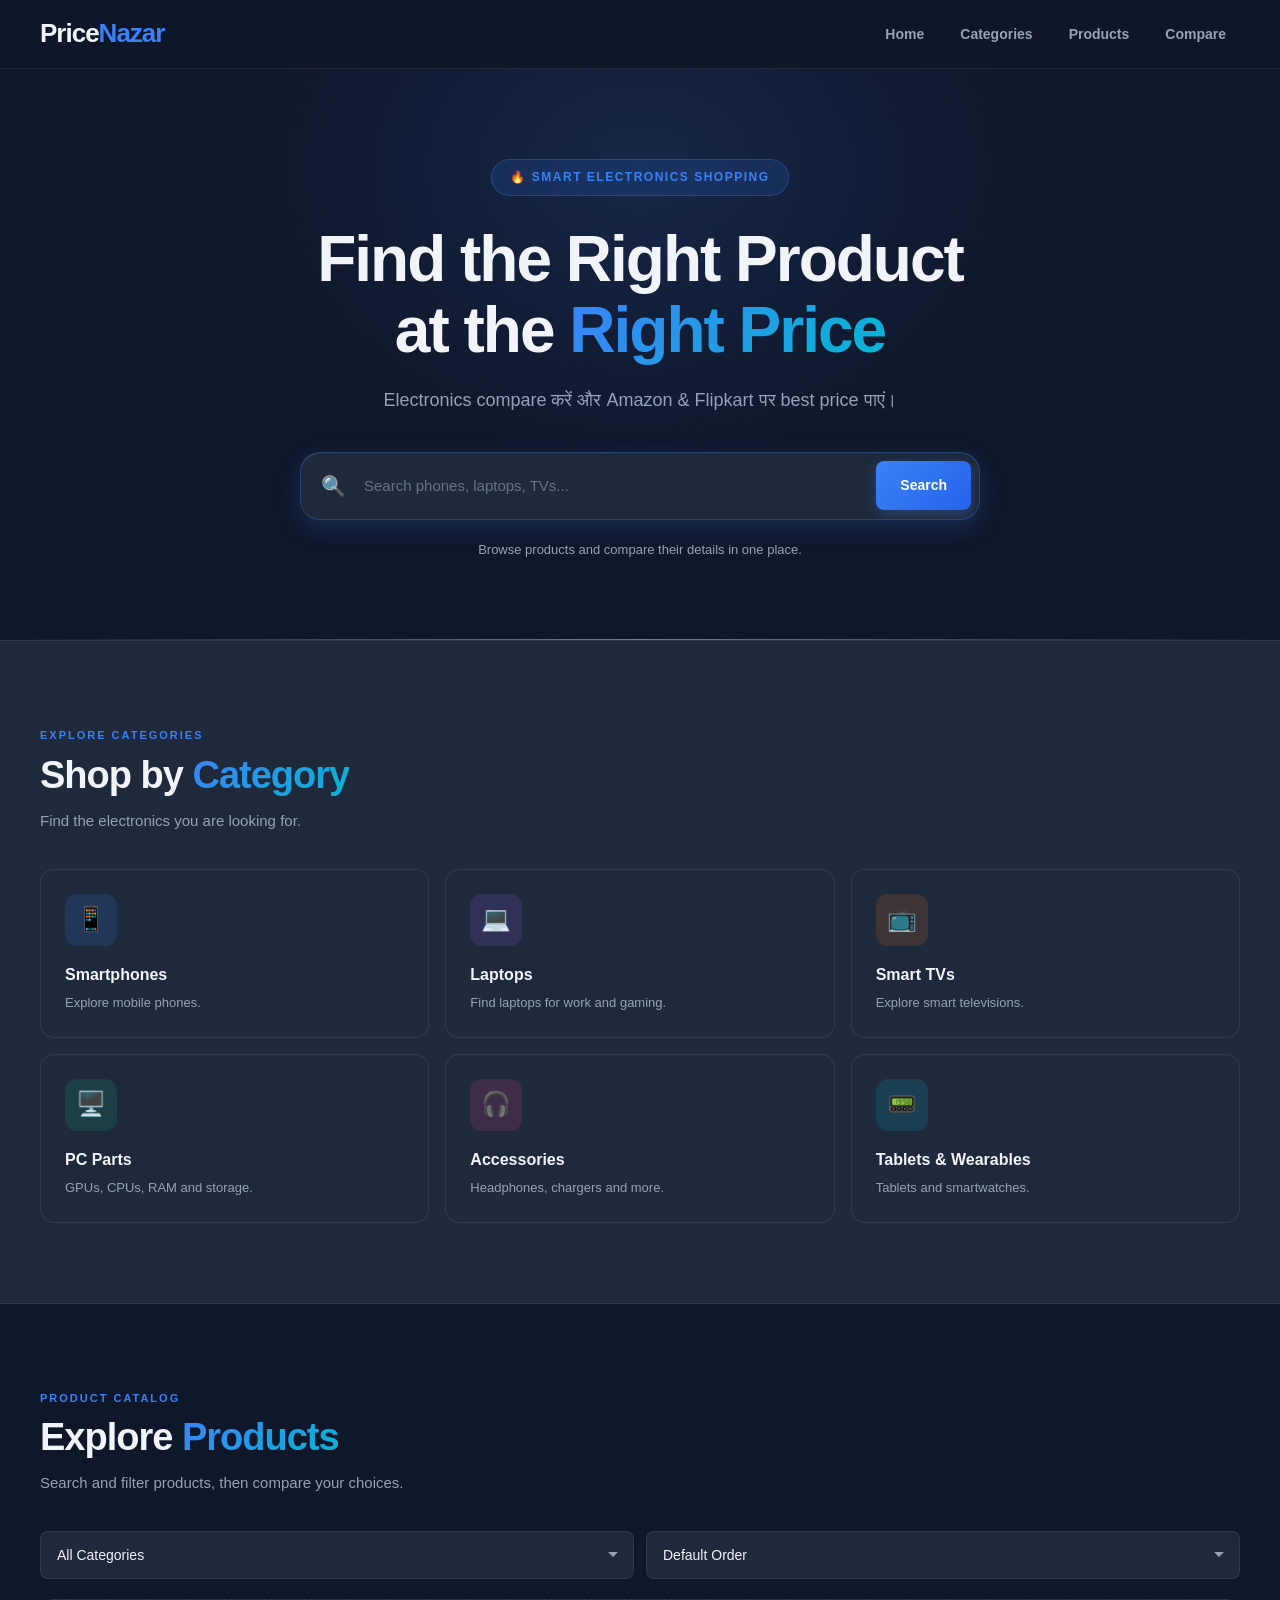
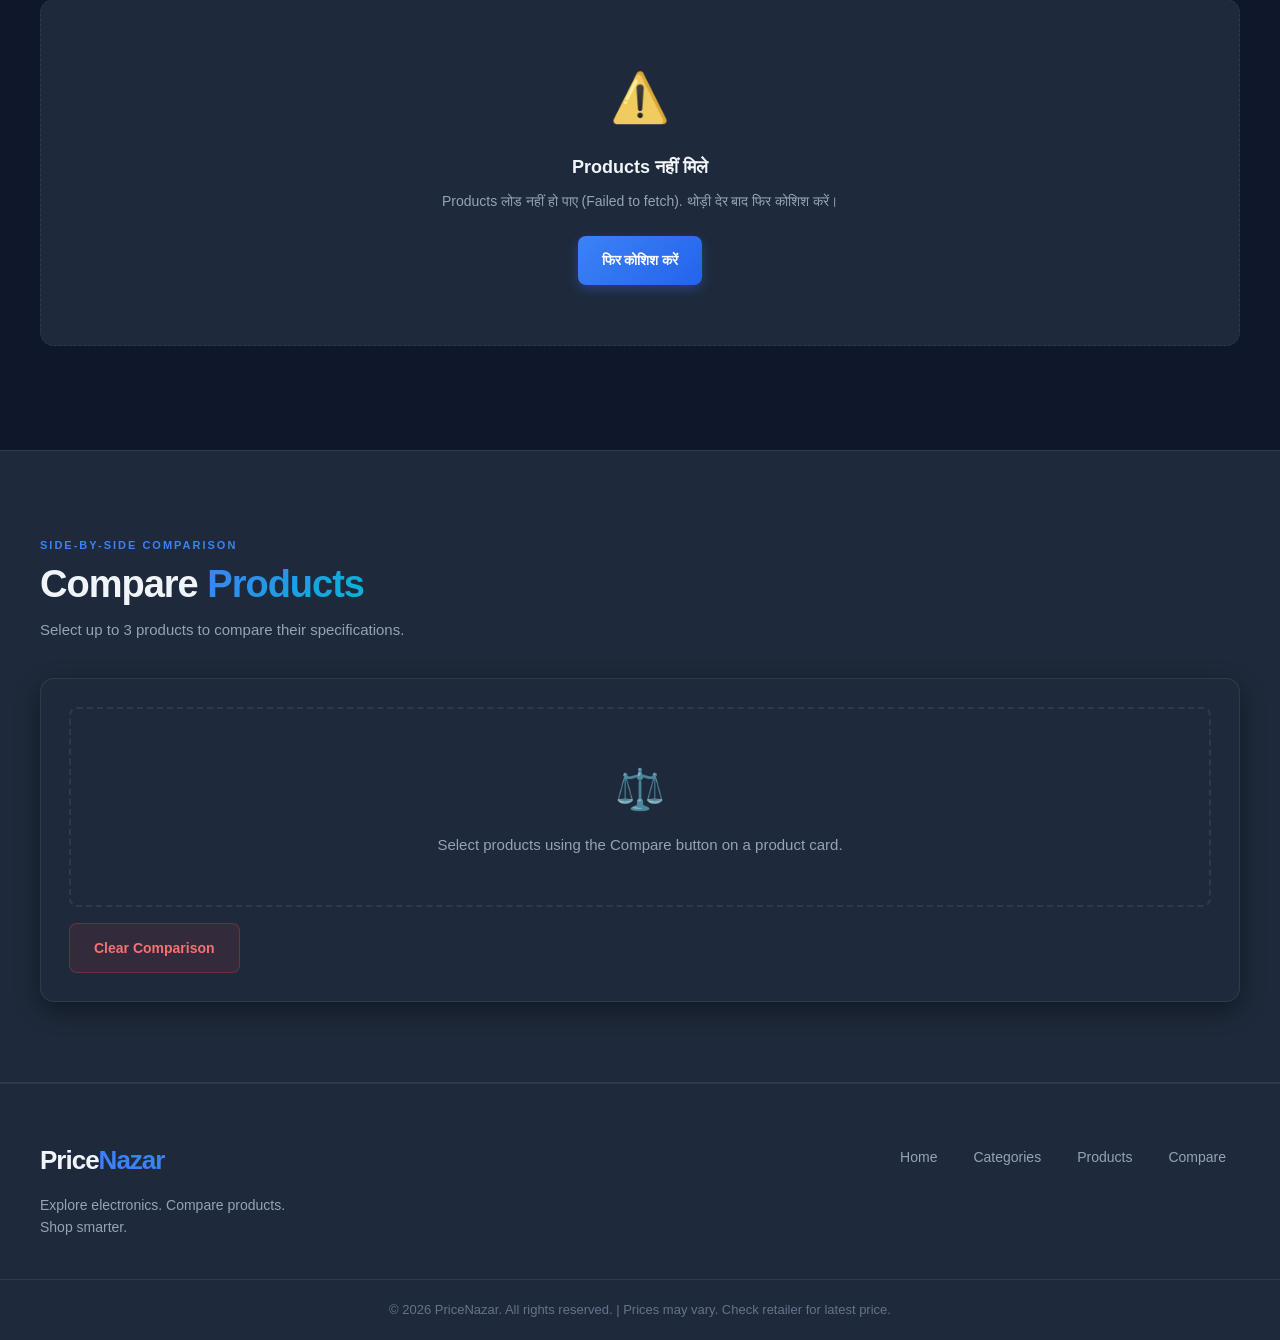
<file: index.html>
<!DOCTYPE html>
<html lang="hi">
<head>
  <meta charset="UTF-8">
  <meta name="cuelinks-verification" content="VERIFY-CL-5DQDASKE">
  <meta name="viewport" content="width=device-width, initial-scale=1.0, viewport-fit=cover">

  <!-- ===================== SEO ===================== -->
  <title>PriceNazar - Electronics Price Comparison India | Amazon & Flipkart</title>
  <meta name="description" content="PriceNazar पर electronics compare करें और Amazon व Flipkart पर best price पाएं। Smartphones, Laptops, TVs, PC Parts और Accessories।">
  <meta name="keywords" content="price comparison india, best price smartphone, amazon flipkart compare, electronics price india, mobile phone price, laptop price comparison, PriceNazar">
  <meta name="author" content="PriceNazar">
  <meta name="robots" content="index, follow">
  <link rel="canonical" href="https://price-nazar.vercel.app/">

  <!-- ===================== Open Graph (WhatsApp/Facebook) ===================== -->
  <meta property="og:type" content="website">
  <meta property="og:url" content="https://price-nazar.vercel.app/">
  <meta property="og:title" content="PriceNazar - Best Electronics Price Comparison India">
  <meta property="og:description" content="Smartphones, Laptops, TVs compare करें और Amazon व Flipkart पर best price पाएं।">
  <meta property="og:image" content="https://price-nazar.vercel.app/icons/icon-512.png">
  <meta property="og:site_name" content="PriceNazar">
  <meta property="og:locale" content="hi_IN">

  <!-- ===================== Twitter Card ===================== -->
  <meta name="twitter:card" content="summary_large_image">
  <meta name="twitter:title" content="PriceNazar - Electronics Price Comparison India">
  <meta name="twitter:description" content="Smartphones, Laptops, TVs compare करें और best price पाएं।">
  <meta name="twitter:image" content="https://price-nazar.vercel.app/icons/icon-512.png">

  <!-- ===================== PWA ===================== -->
  <meta name="theme-color" content="#3b82f6">
  <meta name="mobile-web-app-capable" content="yes">
  <meta name="apple-mobile-web-app-capable" content="yes">
  <meta name="apple-mobile-web-app-status-bar-style" content="black-translucent">
  <meta name="apple-mobile-web-app-title" content="PriceNazar">
  <link rel="manifest" href="/manifest.json">
  <link rel="apple-touch-icon" href="/icons/icon-192.png">

  <!-- ===================== Schema Markup ===================== -->
  <script type="application/ld+json">
  {
    "@context": "https://schema.org",
    "@type": "WebSite",
    "name": "PriceNazar",
    "url": "https://price-nazar.vercel.app/",
    "description": "Electronics price comparison website for India - Compare prices on Amazon and Flipkart",
    "potentialAction": {
      "@type": "SearchAction",
      "target": "https://price-nazar.vercel.app/#products?q={search_term_string}",
      "query-input": "required name=search_term_string"
    }
  }
  </script>

  <link rel="stylesheet" href="css/style.css">
</head>
<body>

  <!-- Header -->
  <header class="site-header">
    <div class="container header-inner">
      <a href="#" class="logo">Price<span>Nazar</span></a>
      <button class="mobile-menu-btn" id="mobileMenuBtn" aria-label="Toggle menu">☰</button>
      <nav class="main-nav" id="mainNav">
        <a href="#home">Home</a>
        <a href="#categories">Categories</a>
        <a href="#products">Products</a>
        <a href="#compare">Compare</a>
      </nav>
    </div>
  </header>

  <main>
    <!-- Hero -->
    <section class="hero" id="home">
      <div class="container hero-content">
        <span class="hero-badge">🔥 SMART ELECTRONICS SHOPPING</span>
        <h1>Find the Right Product<br>at the <span>Right Price</span></h1>
        <p class="hero-description">
          Electronics compare करें और Amazon & Flipkart पर best price पाएं।
        </p>
        <div class="search-wrapper">
          <div class="search-box">
            <span class="search-icon">🔍</span>
            <input
              type="search"
              id="productSearch"
              placeholder="Search phones, laptops, TVs..."
              aria-label="Search products"
              autocomplete="off"
            >
            <button class="primary-btn" id="searchBtn">Search</button>
          </div>
        </div>
        <p class="search-hint">Browse products and compare their details in one place.</p>
      </div>
    </section>

    <!-- Categories -->
    <section class="features-section" id="categories">
      <div class="container">
        <div class="section-heading">
          <span class="section-label">EXPLORE CATEGORIES</span>
          <h2>Shop by <span>Category</span></h2>
          <p>Find the electronics you are looking for.</p>
        </div>
        <div class="features-grid" id="categoryGrid">
          <button class="feature-card category-card" data-category="Smartphones">
            <div class="feature-icon blue">📱</div>
            <h3>Smartphones</h3>
            <p>Explore mobile phones.</p>
          </button>
          <button class="feature-card category-card" data-category="Laptops">
            <div class="feature-icon purple">💻</div>
            <h3>Laptops</h3>
            <p>Find laptops for work and gaming.</p>
          </button>
          <button class="feature-card category-card" data-category="Smart TVs">
            <div class="feature-icon orange">📺</div>
            <h3>Smart TVs</h3>
            <p>Explore smart televisions.</p>
          </button>
          <button class="feature-card category-card" data-category="PC Parts">
            <div class="feature-icon green">🖥️</div>
            <h3>PC Parts</h3>
            <p>GPUs, CPUs, RAM and storage.</p>
          </button>
          <button class="feature-card category-card" data-category="Accessories">
            <div class="feature-icon pink">🎧</div>
            <h3>Accessories</h3>
            <p>Headphones, chargers and more.</p>
          </button>
          <button class="feature-card category-card" data-category="Tablets">
            <div class="feature-icon cyan">📟</div>
            <h3>Tablets & Wearables</h3>
            <p>Tablets and smartwatches.</p>
          </button>
        </div>
      </div>
    </section>

    <!-- Products -->
    <section class="tracker-section" id="products">
      <div class="container">
        <div class="section-heading">
          <span class="section-label">PRODUCT CATALOG</span>
          <h2>Explore <span>Products</span></h2>
          <p>Search and filter products, then compare your choices.</p>
        </div>
        <div class="product-filters">
          <select id="categoryFilter" aria-label="Filter by category">
            <option value="all">All Categories</option>
            <option value="Smartphones">Smartphones</option>
            <option value="Laptops">Laptops</option>
            <option value="Smart TVs">Smart TVs</option>
            <option value="PC Parts">PC Parts</option>
            <option value="Accessories">Accessories</option>
            <option value="Tablets">Tablets</option>
            <option value="Smartwatches">Smartwatches</option>
          </select>
          <select id="sortFilter" aria-label="Sort products">
            <option value="default">Default Order</option>
            <option value="name-asc">Name: A to Z</option>
            <option value="price-asc">Price: Low to High</option>
            <option value="price-desc">Price: High to Low</option>
          </select>
        </div>
        <p class="status-message" id="searchStatus" aria-live="polite"></p>
        <div class="product-grid" id="productGrid">
          <div class="tracker-empty">
            <div class="empty-icon">🛍️</div>
            <h3>Loading products...</h3>
            <p>Product catalog will appear here.</p>
          </div>
        </div>
      </div>
    </section>

    <!-- Compare -->
    <section class="features-section" id="compare">
      <div class="container">
        <div class="section-heading">
          <span class="section-label">SIDE-BY-SIDE COMPARISON</span>
          <h2>Compare <span>Products</span></h2>
          <p>Select up to 3 products to compare their specifications.</p>
        </div>
        <div class="compare-card">
          <div id="compareList">
            <p class="compare-empty">
              Select products using the Compare button on a product card.
            </p>
          </div>
          <button class="primary-btn" id="clearCompareBtn">Clear Comparison</button>
        </div>
      </div>
    </section>
  </main>

  <!-- Footer -->
  <footer class="site-footer">
    <div class="container footer-content">
      <div class="footer-brand">
        <a href="#" class="logo">Price<span>Nazar</span></a>
        <p>Explore electronics. Compare products. Shop smarter.</p>
      </div>
      <div class="footer-links">
        <a href="#home">Home</a>
        <a href="#categories">Categories</a>
        <a href="#products">Products</a>
        <a href="#compare">Compare</a>
      </div>
    </div>
    <div class="footer-bottom">
      © <span id="currentYear"></span> PriceNazar. All rights reserved. |
      Prices may vary. Check retailer for latest price.
    </div>
  </footer>

  <!-- Bottom Navigation -->
  <nav class="bottom-nav" id="bottomNav">
    <a href="#home" class="bottom-nav-item active" data-section="home">
      <span class="bottom-nav-icon">🏠</span>
      <span class="bottom-nav-label">Home</span>
    </a>
    <a href="#categories" class="bottom-nav-item" data-section="categories">
      <span class="bottom-nav-icon">📂</span>
      <span class="bottom-nav-label">Categories</span>
    </a>
    <a href="#products" class="bottom-nav-item" data-section="products">
      <span class="bottom-nav-icon">🛍️</span>
      <span class="bottom-nav-label">Products</span>
    </a>
    <a href="#compare" class="bottom-nav-item" data-section="compare">
      <span class="bottom-nav-icon">⚖️</span>
      <span class="bottom-nav-label">Compare</span>
    </a>
  </nav>

  <!-- Share Modal -->
  <div class="share-modal-overlay" id="shareModal">
    <div class="share-modal">
      <div class="share-modal-header">
        <h3>🔗 Share Product</h3>
        <button class="share-modal-close" id="shareModalClose">✕</button>
      </div>
      <p class="share-product-name" id="shareProductName"></p>
      <div class="share-options">
        <button class="share-option whatsapp" id="shareWhatsapp">
          <span>💬</span>
          <span>WhatsApp</span>
        </button>
        <button class="share-option twitter" id="shareTwitter">
          <span>🐦</span>
          <span>Twitter/X</span>
        </button>
        <button class="share-option copylink" id="shareCopyLink">
          <span>🔗</span>
          <span>Link Copy</span>
        </button>
      </div>
      <p class="share-copied" id="shareCopied">✅ Link copy हो गई!</p>
    </div>
  </div>

  <!-- PWA Install Banner -->
  <div class="install-banner" id="installBanner">
    <div class="install-banner-content">
      <span class="install-icon">📲</span>
      <div>
        <strong>App Install करें</strong>
        <p>PriceNazar को home screen पर add करें</p>
      </div>
    </div>
    <div class="install-banner-actions">
      <button class="install-btn" id="installBtn">Install</button>
      <button class="install-close" id="installClose">✕</button>
    </div>
  </div>

  <script src="js/app.js"></script>
  <script>
    // PWA Service Worker
    if ("serviceWorker" in navigator) {
      navigator.serviceWorker.register("/sw.js").catch(function() {});
    }

    // PWA Install
    var deferredPrompt;
    var installBanner = document.getElementById("installBanner");

    window.addEventListener("beforeinstallprompt", function(e) {
      e.preventDefault();
      deferredPrompt = e;
      if (!localStorage.getItem("pn_install_dismissed")) {
        setTimeout(function() { installBanner.classList.add("show"); }, 3000);
      }
    });

    document.getElementById("installBtn").addEventListener("click", function() {
      installBanner.classList.remove("show");
      if (deferredPrompt) {
        deferredPrompt.prompt();
        deferredPrompt = null;
      }
    });

    document.getElementById("installClose").addEventListener("click", function() {
      installBanner.classList.remove("show");
      localStorage.setItem("pn_install_dismissed", "true");
    });

    // Bottom Nav Active
    var sections = ["home", "categories", "products", "compare"];
    var navItems = document.querySelectorAll(".bottom-nav-item");

    window.addEventListener("scroll", function() {
      var scrollY = window.scrollY + window.innerHeight / 2;
      var active = "home";
      sections.forEach(function(id) {
        var el = document.getElementById(id);
        if (el && el.offsetTop <= scrollY) active = id;
      });
      navItems.forEach(function(item) {
        item.classList.toggle("active", item.dataset.section === active);
      });
    }, { passive: true });

    // Share Modal
    var shareModal = document.getElementById("shareModal");
    var currentShareProduct = null;

    window.openShareModal = function(productName, amazonLink, flipkartLink) {
      currentShareProduct = { name: productName, amazonLink: amazonLink, flipkartLink: flipkartLink };
      document.getElementById("shareProductName").textContent = productName;
      document.getElementById("shareCopied").style.display = "none";
      shareModal.classList.add("show");
    };

    document.getElementById("shareModalClose").addEventListener("click", function() {
      shareModal.classList.remove("show");
    });

    shareModal.addEventListener("click", function(e) {
      if (e.target === shareModal) shareModal.classList.remove("show");
    });

    document.getElementById("shareWhatsapp").addEventListener("click", function() {
      if (!currentShareProduct) return;
      var link = currentShareProduct.amazonLink || currentShareProduct.flipkartLink || "https://price-nazar.vercel.app";
      var text = "🛍️ " + currentShareProduct.name + " देखें PriceNazar पर!\n" + link + "\n\nAmazon & Flipkart पर best price compare करें 👉 https://price-nazar.vercel.app";
      window.open("https://wa.me/?text=" + encodeURIComponent(text), "_blank");
    });

    document.getElementById("shareTwitter").addEventListener("click", function() {
      if (!currentShareProduct) return;
      var text = "🛍️ " + currentShareProduct.name + " - Best price on PriceNazar!\nhttps://price-nazar.vercel.app #PriceNazar #ElectronicsIndia";
      window.open("https://twitter.com/intent/tweet?text=" + encodeURIComponent(text), "_blank");
    });

    document.getElementById("shareCopyLink").addEventListener("click", function() {
      if (!currentShareProduct) return;
      var link = currentShareProduct.amazonLink || currentShareProduct.flipkartLink || "https://price-nazar.vercel.app";
      navigator.clipboard.writeText(link).then(function() {
        document.getElementById("shareCopied").style.display = "block";
        setTimeout(function() {
          document.getElementById("shareCopied").style.display = "none";
        }, 2000);
      });
    });
  </script>
  <script type='text/javascript'>
      var cId = '325209';

      (function(d, t) {
        var s = document.createElement('script');
        s.type = 'text/javascript';
        s.async = true;
        s.src = (document.location.protocol == 'https:' ? 'https://cdn0.cuelinks.com/js/' : 'http://cdn0.cuelinks.com/js/')  + 'cuelinksv2.js';
        document.getElementsByTagName('body')[0].appendChild(s);
      }());
</script>
            
</body>
</html>
</file>
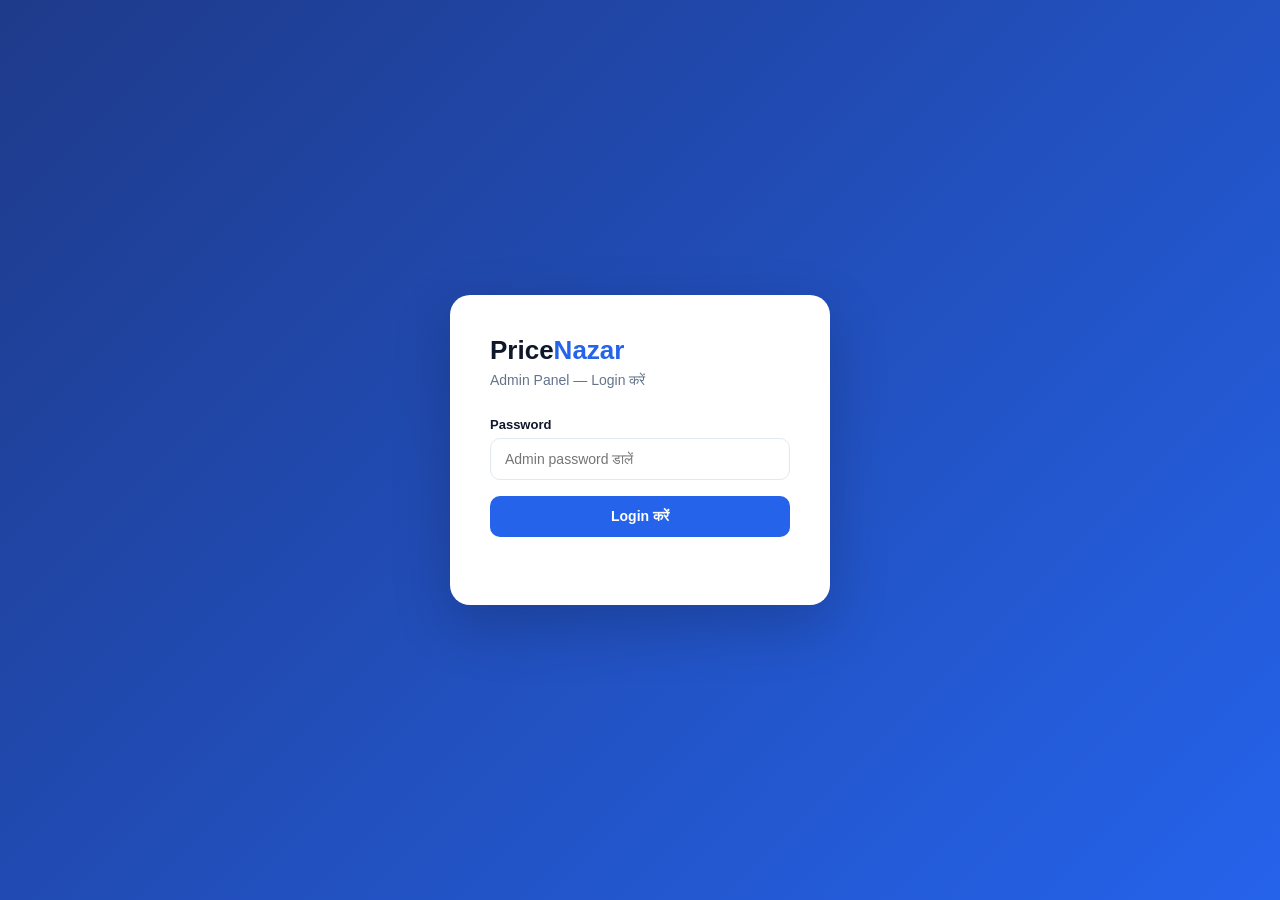
<file: admin.html>
<!DOCTYPE html>
<html lang="en">
<head>
  <meta charset="UTF-8">
  <meta name="viewport" content="width=device-width, initial-scale=1.0">
  <meta name="robots" content="noindex, nofollow">
  <title>PriceNazar Admin</title>
  <style>
    :root {
      --primary: #2563eb;
      --primary-dark: #1d4ed8;
      --danger: #dc2626;
      --success: #16a34a;
      --bg: #f1f5f9;
      --surface: #ffffff;
      --border: #e2e8f0;
      --text: #0f172a;
      --muted: #64748b;
    }
    * { margin: 0; padding: 0; box-sizing: border-box; }
    body { font-family: Arial, sans-serif; background: var(--bg); color: var(--text); min-height: 100vh; }

    .login-screen { min-height: 100vh; display: flex; align-items: center; justify-content: center; background: linear-gradient(135deg, #1e3a8a, #2563eb); }
    .login-box { background: white; padding: 40px; border-radius: 20px; width: min(380px, calc(100% - 40px)); box-shadow: 0 20px 60px rgba(0,0,0,0.2); }
    .login-box h1 { font-size: 26px; margin-bottom: 6px; }
    .login-box h1 span { color: var(--primary); }
    .login-box p { color: var(--muted); font-size: 14px; margin-bottom: 28px; }

    .form-group { margin-bottom: 16px; }
    .form-group label { display: block; font-size: 13px; font-weight: 700; margin-bottom: 6px; }
    .form-group input, .form-group select, .form-group textarea {
      width: 100%; padding: 12px 14px; border: 1px solid var(--border); border-radius: 10px;
      font-size: 14px; font-family: inherit; color: var(--text); background: white; outline: none;
    }
    .form-group input:focus, .form-group select:focus { border-color: var(--primary); box-shadow: 0 0 0 3px rgba(37,99,235,0.1); }

    .btn { padding: 12px 20px; border: none; border-radius: 10px; font-size: 14px; font-weight: 700; cursor: pointer; font-family: inherit; text-decoration: none; display: inline-block; }
    .btn:disabled { opacity: 0.6; cursor: not-allowed; }
    .btn-primary { background: var(--primary); color: white; }
    .btn-primary:hover { background: var(--primary-dark); }
    .btn-full { width: 100%; }
    .btn-success { background: var(--success); color: white; }
    .btn-danger { background: var(--danger); color: white; padding: 8px 14px; font-size: 13px; }
    .btn-secondary { background: var(--bg); color: var(--text); border: 1px solid var(--border); }
    .error-msg { color: var(--danger); font-size: 13px; margin-top: 10px; text-align: center; }

    .admin-screen { display: none; }
    .admin-header { background: white; border-bottom: 1px solid var(--border); padding: 0 24px; display: flex; align-items: center; justify-content: space-between; height: 64px; position: sticky; top: 0; z-index: 10; }
    .admin-header h1 { font-size: 20px; }
    .admin-header h1 span { color: var(--primary); }
    .header-actions { display: flex; align-items: center; gap: 12px; }
    .admin-body { max-width: 1100px; margin: 0 auto; padding: 28px 20px; }

    .stats { display: grid; grid-template-columns: repeat(4, 1fr); gap: 16px; margin-bottom: 28px; }
    .stat-card { background: white; border: 1px solid var(--border); border-radius: 14px; padding: 20px; }
    .stat-card .num { font-size: 30px; font-weight: 800; color: var(--primary); }
    .stat-card .label { font-size: 13px; color: var(--muted); margin-top: 4px; }

    .section-card { background: white; border: 1px solid var(--border); border-radius: 16px; padding: 24px; margin-bottom: 24px; }
    .section-card h2 { font-size: 18px; margin-bottom: 20px; padding-bottom: 14px; border-bottom: 1px solid var(--border); }

    .form-grid { display: grid; grid-template-columns: 1fr 1fr; gap: 14px; }
    .form-grid .full { grid-column: 1 / -1; }
    .form-actions { display: flex; gap: 10px; margin-top: 6px; flex-wrap: wrap; }

    .table-tools { display: flex; gap: 10px; margin-bottom: 14px; flex-wrap: wrap; }
    .table-tools input { flex: 1; min-width: 180px; padding: 10px 14px; border: 1px solid var(--border); border-radius: 10px; font-size: 14px; }
    .products-table { width: 100%; border-collapse: collapse; }
    .products-table th { text-align: left; padding: 10px 14px; font-size: 12px; font-weight: 700; color: var(--muted); background: var(--bg); border-bottom: 1px solid var(--border); }
    .products-table td { padding: 12px 14px; font-size: 14px; border-bottom: 1px solid var(--border); vertical-align: middle; }
    .products-table tr:last-child td { border-bottom: none; }
    .badge { display: inline-block; padding: 3px 10px; border-radius: 20px; font-size: 11px; font-weight: 700; background: #dbeafe; color: var(--primary); }
    .price-tag { font-weight: 700; color: var(--success); }
    .no-price { color: var(--muted); font-size: 12px; }
    .link-cell a { color: var(--primary); font-size: 12px; text-decoration: underline; }
    .td-actions { display: flex; gap: 8px; }
    .btn-edit { padding: 6px 12px; border: 1px solid var(--primary); border-radius: 7px; background: white; color: var(--primary); font-size: 12px; font-weight: 700; cursor: pointer; }
    .pager { display: flex; align-items: center; justify-content: space-between; gap: 10px; margin-top: 16px; flex-wrap: wrap; font-size: 13px; color: var(--muted); }
    .hint { color: var(--muted); font-size: 13px; line-height: 1.6; margin-bottom: 14px; }
    .progress { margin-top: 12px; font-size: 14px; font-weight: 700; color: var(--primary); }

    .toast { position: fixed; bottom: 24px; right: 24px; background: var(--success); color: white; padding: 14px 20px; border-radius: 12px; font-weight: 700; font-size: 14px; display: none; z-index: 999; box-shadow: 0 8px 24px rgba(0,0,0,0.15); }
    .modal-overlay { position: fixed; inset: 0; background: rgba(0,0,0,0.5); display: none; align-items: center; justify-content: center; z-index: 100; padding: 20px; }
    .modal { background: white; border-radius: 16px; padding: 28px; width: min(520px, 100%); max-height: 90vh; overflow-y: auto; }
    .modal h2 { font-size: 18px; margin-bottom: 20px; }

    @media (max-width: 600px) {
      .stats { grid-template-columns: 1fr 1fr; }
      .form-grid { grid-template-columns: 1fr; }
      .form-grid .full { grid-column: 1; }
      .products-table { font-size: 12px; }
      .admin-header h1 { font-size: 16px; }
      .admin-header { padding: 0 14px; }
    }
  </style>
</head>
<body>

  <!-- Login -->
  <div class="login-screen" id="loginScreen">
    <div class="login-box">
      <h1>Price<span>Nazar</span></h1>
      <p>Admin Panel — Login करें</p>
      <div class="form-group">
        <label>Password</label>
        <input type="password" id="passwordInput" placeholder="Admin password डालें">
      </div>
      <button class="btn btn-primary btn-full" id="loginBtn">Login करें</button>
      <p class="error-msg" id="loginError"></p>
    </div>
  </div>

  <!-- Admin -->
  <div class="admin-screen" id="adminScreen">
    <header class="admin-header">
      <h1>Price<span>Nazar</span> Admin</h1>
      <div class="header-actions">
        <a href="/" target="_blank" class="btn btn-secondary">🌐 Site देखें</a>
        <button class="btn btn-secondary" id="logoutBtn">Logout</button>
      </div>
    </header>

    <div class="admin-body">

      <div class="stats">
        <div class="stat-card"><div class="num" id="statTotal">0</div><div class="label">कुल Products</div></div>
        <div class="stat-card"><div class="num" id="statWithPrice">0</div><div class="label">Price वाले</div></div>
        <div class="stat-card"><div class="num" id="statFlipkart">0</div><div class="label">Flipkart Link वाले</div></div>
        <div class="stat-card"><div class="num" id="statAmazon">0</div><div class="label">Amazon Link वाले</div></div>
      </div>

      <!-- Add Product -->
      <div class="section-card">
        <h2>➕ नया Product Add करें</h2>
        <div class="form-grid">
          <div class="form-group">
            <label>Product Name *</label>
            <input type="text" id="newName" placeholder="जैसे: Samsung Galaxy S24">
          </div>
          <div class="form-group">
            <label>Category *</label>
            <select id="newCategory"></select>
          </div>
          <div class="form-group">
            <label>Price (₹)</label>
            <input type="number" id="newPrice" placeholder="जैसे: 74999">
          </div>
          <div class="form-group">
            <label>Emoji Icon</label>
            <input type="text" id="newImage" value="📱">
          </div>
          <div class="form-group full">
            <label>Description</label>
            <input type="text" id="newDescription" placeholder="जैसे: Samsung का flagship smartphone">
          </div>
          <div class="form-group full">
            <label>Amazon Affiliate Link</label>
            <input type="url" id="newAmazonLink" placeholder="https://amzn.to/...">
          </div>
          <div class="form-group full">
            <label>Flipkart Link</label>
            <input type="url" id="newFlipkartLink" placeholder="https://dl.flipkart.com/...">
          </div>
          <div class="form-group">
            <label>Display / Screen</label>
            <input type="text" id="newDisplay" placeholder="जैसे: 6.7" AMOLED 120Hz">
          </div>
          <div class="form-group">
            <label>Processor</label>
            <input type="text" id="newProcessor" placeholder="जैसे: Snapdragon 8 Gen 3">
          </div>
          <div class="form-group">
            <label>RAM</label>
            <input type="text" id="newRam" placeholder="जैसे: 12 GB">
          </div>
          <div class="form-group">
            <label>Storage</label>
            <input type="text" id="newStorage" placeholder="जैसे: 256 GB">
          </div>
          <div class="form-group">
            <label>Camera</label>
            <input type="text" id="newCamera" placeholder="जैसे: 50MP + 12MP + 10MP">
          </div>
          <div class="form-group">
            <label>Battery</label>
            <input type="text" id="newBattery" placeholder="जैसे: 5000 mAh">
          </div>
          <div class="form-group">
            <label>Charging</label>
            <input type="text" id="newCharging" placeholder="जैसे: 45W fast charging">
          </div>
          <div class="form-group">
            <label>Rating (0 से 5)</label>
            <input type="number" step="0.1" min="0" max="5" id="newRating" placeholder="जैसे: 4.3">
          </div>
          <div class="form-group full">
            <label>Search Terms (optional)</label>
            <input type="text" id="newSearchTerms" placeholder="samsung galaxy s24 samsung phone mobile">
          </div>
        </div>
        <div class="form-actions">
          <button class="btn btn-success" id="addBtn">✅ Product Add करें</button>
          <button class="btn btn-secondary" id="clearBtn">Clear</button>
        </div>
      </div>

      <!-- Bulk Import -->
      <div class="section-card">
        <h2>📥 बहुत सारे Products एक साथ (Bulk Import)</h2>
        <p class="hint">
          CSV या JSON फ़ाइल चुनें। पुरानी Backup JSON फ़ाइल भी यहीं Restore होती है।<br>
          • <strong>CSV</strong> में पहली लाइन header होनी चाहिए: name, category, description, price, image, amazonLink, flipkartLink, searchTerms, display, processor, ram, storage, camera, battery, charging, rating (सिर्फ़ name ज़रूरी है)।<br>
          • <strong>Specs भरने के लिए:</strong> CSV में <strong>id</strong> के साथ सिर्फ़ ये कॉलम रखें: id, display, processor, ram, storage, camera, battery, charging, rating। उसी id के प्रोडक्ट में specs जुड़ जाएँगे, बाकी जानकारी वैसी ही रहेगी।<br>
          • <strong>id के बिना</strong> फ़ाइल हर बार नए products जोड़ती है, इसलिए एक ही फ़ाइल दो बार import न करें।<br>
          • <strong>id वाली</strong> फ़ाइल (Backup) उसी id के पुराने product को बदल देती है।
        </p>
        <div class="form-actions">
          <label class="btn btn-secondary" style="cursor:pointer;">
            📂 फ़ाइल चुनें
            <input type="file" id="importFile" accept=".csv,.json,application/json,text/csv" style="display:none;">
          </label>
          <button class="btn btn-secondary" id="templateBtn">CSV Template Download</button>
          <button class="btn btn-success" id="importBtn" disabled>Import शुरू करें</button>
        </div>
        <p class="progress" id="importStatus"></p>
      </div>

      <!-- Products List -->
      <div class="section-card">
        <h2>📦 सभी Products</h2>
        <div class="table-tools">
          <input type="search" id="listSearch" placeholder="Products में खोजें...">
        </div>
        <div style="overflow-x:auto;">
          <table class="products-table">
            <thead>
              <tr><th>Product</th><th>Category</th><th>Price</th><th>Links</th><th>Actions</th></tr>
            </thead>
            <tbody id="productsTableBody"></tbody>
          </table>
        </div>
        <div class="pager">
          <button class="btn btn-secondary" id="prevBtn">← पिछला</button>
          <span id="pageInfo"></span>
          <button class="btn btn-secondary" id="nextBtn">अगला →</button>
        </div>
      </div>

      <!-- Backup -->
      <div class="section-card">
        <h2>📤 Export / Backup</h2>
        <p class="hint">सभी products की JSON backup फ़ाइल डाउनलोड करें। Restore के लिए ऊपर वाला Bulk Import इस्तेमाल करें।</p>
        <button class="btn btn-primary" id="exportBtn">⬇️ Backup Download करें</button>
        <p class="progress" id="exportStatus"></p>
      </div>

    </div>
  </div>

  <!-- Edit Modal -->
  <div class="modal-overlay" id="editModal">
    <div class="modal">
      <h2>✏️ Product Edit करें</h2>
      <input type="hidden" id="editId">
      <div class="form-grid">
        <div class="form-group"><label>Product Name *</label><input type="text" id="editName"></div>
        <div class="form-group"><label>Category *</label><select id="editCategory"></select></div>
        <div class="form-group"><label>Price (₹)</label><input type="number" id="editPrice"></div>
        <div class="form-group"><label>Emoji Icon</label><input type="text" id="editImage"></div>
        <div class="form-group full"><label>Description</label><input type="text" id="editDescription"></div>
        <div class="form-group full"><label>Amazon Affiliate Link</label><input type="url" id="editAmazonLink"></div>
        <div class="form-group full"><label>Flipkart Link</label><input type="url" id="editFlipkartLink"></div>
        <div class="form-group"><label>Display / Screen</label><input type="text" id="editDisplay"></div>
        <div class="form-group"><label>Processor</label><input type="text" id="editProcessor"></div>
        <div class="form-group"><label>RAM</label><input type="text" id="editRam"></div>
        <div class="form-group"><label>Storage</label><input type="text" id="editStorage"></div>
        <div class="form-group"><label>Camera</label><input type="text" id="editCamera"></div>
        <div class="form-group"><label>Battery</label><input type="text" id="editBattery"></div>
        <div class="form-group"><label>Charging</label><input type="text" id="editCharging"></div>
        <div class="form-group"><label>Rating (0 से 5)</label><input type="number" step="0.1" min="0" max="5" id="editRating"></div>
        <div class="form-group full"><label>Search Terms</label><input type="text" id="editSearchTerms"></div>
      </div>
      <div class="form-actions">
        <button class="btn btn-success" id="saveEditBtn">✅ Save करें</button>
        <button class="btn btn-secondary" id="cancelEditBtn">Cancel</button>
      </div>
    </div>
  </div>

  <div class="toast" id="toast"></div>

  <script>
    var API = "/api/products";
    var PAGE = 50;
    var CATEGORIES = ["Smartphones", "Laptops", "Smart TVs", "PC Parts", "Accessories", "Tablets", "Smartwatches", "Other"];
    var currentRows = [];
    var page = 0;
    var totalRows = 0;
    var listQuery = "";
    var listTimer = null;
    var importItems = [];

    function $(id) { return document.getElementById(id); }

    function escapeHTML(v) {
      return String(v == null ? "" : v).replace(/[&<>"']/g, function (c) {
        return { "&": "&amp;", "<": "&lt;", ">": "&gt;", '"': "&quot;", "'": "&#39;" }[c];
      });
    }

    function safeUrl(u) {
      u = String(u || "").trim();
      return /^https?:\/\//i.test(u) ? u : "";
    }

    // ---------- API ----------
    function api(action, payload) {
      var body = Object.assign({ action: action }, payload || {});
      return fetch(API, {
        method: "POST",
        headers: {
          "Content-Type": "application/json",
          "x-admin-password": sessionStorage.getItem("pn_admin_pw") || ""
        },
        body: JSON.stringify(body)
      }).then(function (res) {
        return res.json().catch(function () { return {}; }).then(function (data) {
          if (!res.ok) throw new Error(data.error || ("Error " + res.status));
          return data;
        });
      });
    }

    // ---------- Login ----------
    function fillCategories(select) {
      select.innerHTML = CATEGORIES.map(function (c) {
        return '<option value="' + escapeHTML(c) + '">' + escapeHTML(c) + '</option>';
      }).join("");
    }

    function doLogin() {
      var pass = $("passwordInput").value;
      if (!pass) return;
      sessionStorage.setItem("pn_admin_pw", pass);
      $("loginError").textContent = "";
      api("login").then(showAdmin).catch(function (err) {
        sessionStorage.removeItem("pn_admin_pw");
        $("loginError").textContent = err.message === "Wrong password" ? "गलत password! फिर कोशिश करें।" : err.message;
      });
    }

    function doLogout() {
      sessionStorage.removeItem("pn_admin_pw");
      $("adminScreen").style.display = "none";
      $("loginScreen").style.display = "flex";
      $("passwordInput").value = "";
    }

    function showAdmin() {
      $("loginScreen").style.display = "none";
      $("adminScreen").style.display = "block";
      loadList();
      loadStats();
    }

    // ---------- Stats ----------
    function loadStats() {
      api("stats").then(function (s) {
        $("statTotal").textContent = s.total.toLocaleString("en-IN");
        $("statWithPrice").textContent = s.withPrice.toLocaleString("en-IN");
        $("statFlipkart").textContent = s.withFlipkart.toLocaleString("en-IN");
        $("statAmazon").textContent = s.withAmazon.toLocaleString("en-IN");
      }).catch(function () {});
    }

    // ---------- List ----------
    function loadList() {
      api("list", { q: listQuery, limit: PAGE, offset: page * PAGE }).then(function (data) {
        currentRows = data.rows;
        totalRows = data.total;
        renderTable();
      }).catch(function (err) {
        if (err.message === "Wrong password") { doLogout(); return; }
        showToast(err.message, true);
      });
    }

    function renderTable() {
      var tbody = $("productsTableBody");
      var pages = Math.max(1, Math.ceil(totalRows / PAGE));
      $("pageInfo").textContent = "Page " + (page + 1) + " / " + pages + " (" + totalRows.toLocaleString("en-IN") + " products)";
      $("prevBtn").disabled = page === 0;
      $("nextBtn").disabled = page + 1 >= pages;

      if (!currentRows.length) {
        tbody.innerHTML = '<tr><td colspan="5" style="text-align:center;color:var(--muted);padding:30px;">कोई product नहीं है।</td></tr>';
        return;
      }

      tbody.innerHTML = currentRows.map(function (p) {
        var priceHtml = p.price != null
          ? '<span class="price-tag">₹' + Number(p.price).toLocaleString("en-IN") + '</span>'
          : '<span class="no-price">Set नहीं</span>';
        var links = [];
        var az = safeUrl(p.amazonLink), fk = safeUrl(p.flipkartLink);
        if (az) links.push('<a href="' + escapeHTML(az) + '" target="_blank" rel="noopener">Amazon ✓</a>');
        if (fk) links.push('<a href="' + escapeHTML(fk) + '" target="_blank" rel="noopener">Flipkart ✓</a>');
        var linkHtml = links.length ? links.join("<br>") : '<span class="no-price">नहीं है</span>';

        return '<tr>'
          + '<td>' + escapeHTML(p.image) + ' <strong>' + escapeHTML(p.name) + '</strong></td>'
          + '<td><span class="badge">' + escapeHTML(p.category) + '</span></td>'
          + '<td>' + priceHtml + '</td>'
          + '<td class="link-cell">' + linkHtml + '</td>'
          + '<td><div class="td-actions">'
          + '<button class="btn-edit" data-edit="' + p.id + '">✏️ Edit</button>'
          + '<button class="btn btn-danger" data-del="' + p.id + '">🗑️</button>'
          + '</div></td></tr>';
      }).join("");
    }

    // ---------- Add ----------
    function readForm(prefix) {
      return {
        name: $(prefix + "Name").value.trim(),
        category: $(prefix + "Category").value,
        price: $(prefix + "Price").value,
        image: $(prefix + "Image").value.trim() || "📱",
        description: $(prefix + "Description").value.trim(),
        amazonLink: $(prefix + "AmazonLink").value.trim(),
        flipkartLink: $(prefix + "FlipkartLink").value.trim(),
        searchTerms: $(prefix + "SearchTerms").value.trim(),
        specs: {
          display: $(prefix + "Display").value.trim(),
          processor: $(prefix + "Processor").value.trim(),
          ram: $(prefix + "Ram").value.trim(),
          storage: $(prefix + "Storage").value.trim(),
          camera: $(prefix + "Camera").value.trim(),
          battery: $(prefix + "Battery").value.trim(),
          charging: $(prefix + "Charging").value.trim()
        },
        rating: $(prefix + "Rating").value
      };
    }

    function addProduct() {
      var product = readForm("new");
      if (!product.name) { showToast("Product Name ज़रूरी है!", true); return; }
      $("addBtn").disabled = true;
      api("add", { product: product }).then(function () {
        clearForm();
        page = 0; listQuery = ""; $("listSearch").value = "";
        loadList(); loadStats();
        showToast("Product add हो गया! ✅");
      }).catch(function (err) { showToast(err.message, true); })
        .then(function () { $("addBtn").disabled = false; });
    }

    function clearForm() {
      ["newName", "newPrice", "newDescription", "newAmazonLink", "newFlipkartLink", "newSearchTerms", "newDisplay", "newProcessor", "newRam", "newStorage", "newCamera", "newBattery", "newCharging", "newRating"].forEach(function (id) { $(id).value = ""; });
      $("newImage").value = "📱";
    }

    // ---------- Delete ----------
    function deleteProduct(id) {
      if (!confirm("यह product delete करना चाहते हैं?")) return;
      api("delete", { id: id }).then(function () {
        loadList(); loadStats();
        showToast("Product delete हो गया!");
      }).catch(function (err) { showToast(err.message, true); });
    }

    // ---------- Edit ----------
    function openEdit(id) {
      var p = currentRows.find(function (r) { return r.id === id; });
      if (!p) return;
      var sel = $("editCategory");
      if (CATEGORIES.indexOf(p.category) === -1) {
        sel.innerHTML += '<option value="' + escapeHTML(p.category) + '">' + escapeHTML(p.category) + '</option>';
      }
      $("editId").value = id;
      $("editName").value = p.name;
      sel.value = p.category;
      $("editPrice").value = p.price != null ? p.price : "";
      $("editImage").value = p.image;
      $("editDescription").value = p.description;
      $("editAmazonLink").value = p.amazonLink;
      $("editFlipkartLink").value = p.flipkartLink;
      $("editSearchTerms").value = p.searchTerms;
      var sp = p.specs || {};
      $("editDisplay").value = sp.display || "";
      $("editProcessor").value = sp.processor || "";
      $("editRam").value = sp.ram || "";
      $("editStorage").value = sp.storage || "";
      $("editCamera").value = sp.camera || "";
      $("editBattery").value = sp.battery || "";
      $("editCharging").value = sp.charging || "";
      $("editRating").value = p.rating != null ? p.rating : "";
      $("editModal").style.display = "flex";
    }

    function saveEdit() {
      var id = Number($("editId").value);
      var product = readForm("edit");
      if (!product.name) { showToast("Product Name ज़रूरी है!", true); return; }
      api("update", { id: id, product: product }).then(function () {
        closeModal();
        loadList(); loadStats();
        showToast("Product update हो गया! ✅");
      }).catch(function (err) { showToast(err.message, true); });
    }

    function closeModal() {
      $("editModal").style.display = "none";
      fillCategories($("editCategory"));
    }

    // ---------- Bulk import ----------
    function parseCSV(text) {
      var rows = [], row = [], field = "", inQ = false;
      text = text.replace(/^\uFEFF/, "");
      for (var i = 0; i < text.length; i++) {
        var c = text[i];
        if (inQ) {
          if (c === '"') {
            if (text[i + 1] === '"') { field += '"'; i++; } else { inQ = false; }
          } else { field += c; }
        } else if (c === '"') {
          inQ = true;
        } else if (c === ",") {
          row.push(field); field = "";
        } else if (c === "\n" || c === "\r") {
          if (c === "\r" && text[i + 1] === "\n") i++;
          row.push(field); field = "";
          if (row.length > 1 || row[0] !== "") rows.push(row);
          row = [];
        } else { field += c; }
      }
      if (field !== "" || row.length) { row.push(field); rows.push(row); }
      return rows;
    }

    function csvToProducts(text) {
      var rows = parseCSV(text);
      if (rows.length < 2) return [];
      var alias = {
        name: "name", title: "name", productname: "name",
        category: "category", description: "description", price: "price", image: "image", emoji: "image",
        amazonlink: "amazonLink", amazon: "amazonLink",
        flipkartlink: "flipkartLink", flipkart: "flipkartLink",
        searchterms: "searchTerms", keywords: "searchTerms", id: "id",
        display: "display", screen: "display", processor: "processor", chipset: "processor", cpu: "processor",
        ram: "ram", storage: "storage", rom: "storage", camera: "camera", battery: "battery",
        charging: "charging", rating: "rating"
      };
      var keys = rows[0].map(function (h) { return alias[String(h).toLowerCase().replace(/[^a-z]/g, "")] || null; });
      return rows.slice(1).map(function (r) {
        var o = {};
        keys.forEach(function (k, i) { if (k && r[i] !== undefined) o[k] = r[i].trim(); });
        return o;
      }).filter(function (o) { return o.name; });
    }

    function onFileChosen(event) {
      var file = event.target.files[0];
      importItems = [];
      $("importBtn").disabled = true;
      if (!file) return;
      var reader = new FileReader();
      reader.onload = function (e) {
        try {
          var text = String(e.target.result);
          var items;
          if (/\.json$/i.test(file.name) || text.trim().charAt(0) === "[" || text.trim().charAt(0) === "{") {
            var data = JSON.parse(text);
            items = Array.isArray(data) ? data : (Array.isArray(data.products) ? data.products : null);
            if (!items) throw new Error("bad");
          } else {
            items = csvToProducts(text);
          }
          items = items.filter(function (p) { return p && String(p.name || "").trim(); });
          if (!items.length) throw new Error("empty");
          importItems = items;
          $("importStatus").textContent = items.length.toLocaleString("en-IN") + " products मिले। 'Import शुरू करें' दबाएँ।";
          $("importBtn").disabled = false;
        } catch (err) {
          $("importStatus").textContent = "फ़ाइल पढ़ नहीं पाया। सही CSV या JSON चुनें।";
        }
      };
      reader.readAsText(file);
    }

    async function runImport() {
      if (!importItems.length) return;
      var withIds = importItems.some(function (p) { return p.id; });
      var msg = importItems.length + " products import करने हैं।" + (withIds ? "\n\nफ़ाइल में id हैं, इसलिए उसी id के पुराने products बदल जाएँगे।" : "") + "\n\nजारी रखें?";
      if (!confirm(msg)) return;

      $("importBtn").disabled = true;
      var CHUNK = 500, saved = 0, skipped = 0;
      try {
        for (var i = 0; i < importItems.length; i += CHUNK) {
          var part = importItems.slice(i, i + CHUNK);
          var r = await api("bulk", { products: part });
          saved += r.saved; skipped += r.skipped;
          $("importStatus").textContent = "Import हो रहा है... " + Math.min(i + CHUNK, importItems.length).toLocaleString("en-IN") + " / " + importItems.length.toLocaleString("en-IN");
        }
        $("importStatus").textContent = "✅ " + saved.toLocaleString("en-IN") + " products save हुए" + (skipped ? " (" + skipped + " बिना नाम के छोड़े गए)" : "") + "।";
        importItems = [];
        $("importFile").value = "";
        page = 0; listQuery = ""; $("listSearch").value = "";
        loadList(); loadStats();
      } catch (err) {
        $("importStatus").textContent = "❌ रुक गया: " + err.message + " (" + saved + " products पहले save हो चुके हैं)";
        $("importBtn").disabled = false;
      }
    }

    function downloadTemplate() {
      var csv = "name,category,description,price,image,amazonLink,flipkartLink,searchTerms,display,processor,ram,storage,camera,battery,charging,rating\n"
        + '"Samsung Galaxy S25 (Navy, 256 GB)",Smartphones,"Samsung smartphone, 256 GB",,📱,,https://dl.flipkart.com/...,"samsung galaxy s25 navy 256gb mobile phone","6.2 inch AMOLED",Snapdragon 8 Elite,12 GB,256 GB,"50MP + 12MP + 10MP",4000 mAh,25W,4.3\n';
      downloadBlob(csv, "pricenazar-template.csv", "text/csv;charset=utf-8");
    }

    function downloadBlob(content, name, type) {
      var blob = new Blob([content], { type: type });
      var url = URL.createObjectURL(blob);
      var a = document.createElement("a");
      a.href = url; a.download = name;
      document.body.appendChild(a); a.click(); a.remove();
      setTimeout(function () { URL.revokeObjectURL(url); }, 1000);
    }

    // ---------- Export ----------
    async function exportData() {
      $("exportBtn").disabled = true;
      var all = [], offset = 0, total = 1;
      try {
        while (offset < total) {
          var d = await api("list", { q: "", limit: 1000, offset: offset });
          total = d.total;
          all = all.concat(d.rows);
          offset += 1000;
          $("exportStatus").textContent = "Backup बन रहा है... " + all.length.toLocaleString("en-IN") + " / " + total.toLocaleString("en-IN");
          if (!d.rows.length) break;
        }
        downloadBlob(JSON.stringify(all, null, 2), "pricenazar-backup.json", "application/json");
        $("exportStatus").textContent = "✅ " + all.length.toLocaleString("en-IN") + " products का backup download हो गया।";
      } catch (err) {
        $("exportStatus").textContent = "❌ " + err.message;
      }
      $("exportBtn").disabled = false;
    }

    // ---------- Toast ----------
    function showToast(msg, isError) {
      var toast = $("toast");
      toast.textContent = msg;
      toast.style.background = isError ? "#dc2626" : "#16a34a";
      toast.style.display = "block";
      setTimeout(function () { toast.style.display = "none"; }, 3500);
    }

    // ---------- Wire up ----------
    fillCategories($("newCategory"));
    fillCategories($("editCategory"));

    $("loginBtn").addEventListener("click", doLogin);
    $("passwordInput").addEventListener("keydown", function (e) { if (e.key === "Enter") doLogin(); });
    $("logoutBtn").addEventListener("click", doLogout);
    $("addBtn").addEventListener("click", addProduct);
    $("clearBtn").addEventListener("click", clearForm);
    $("saveEditBtn").addEventListener("click", saveEdit);
    $("cancelEditBtn").addEventListener("click", closeModal);
    $("editModal").addEventListener("click", function (e) { if (e.target === this) closeModal(); });
    $("importFile").addEventListener("change", onFileChosen);
    $("importBtn").addEventListener("click", runImport);
    $("templateBtn").addEventListener("click", downloadTemplate);
    $("exportBtn").addEventListener("click", exportData);
    $("prevBtn").addEventListener("click", function () { if (page > 0) { page--; loadList(); } });
    $("nextBtn").addEventListener("click", function () { page++; loadList(); });
    $("listSearch").addEventListener("input", function () {
      clearTimeout(listTimer);
      var v = this.value;
      listTimer = setTimeout(function () { listQuery = v; page = 0; loadList(); }, 350);
    });
    $("productsTableBody").addEventListener("click", function (e) {
      var edit = e.target.closest("[data-edit]");
      if (edit) { openEdit(Number(edit.dataset.edit)); return; }
      var del = e.target.closest("[data-del]");
      if (del) deleteProduct(Number(del.dataset.del));
    });

    // Auto-login if password already entered in this tab
    if (sessionStorage.getItem("pn_admin_pw")) {
      api("login").then(showAdmin).catch(function () { sessionStorage.removeItem("pn_admin_pw"); });
    }
  </script>
</body>
</html>
</file>
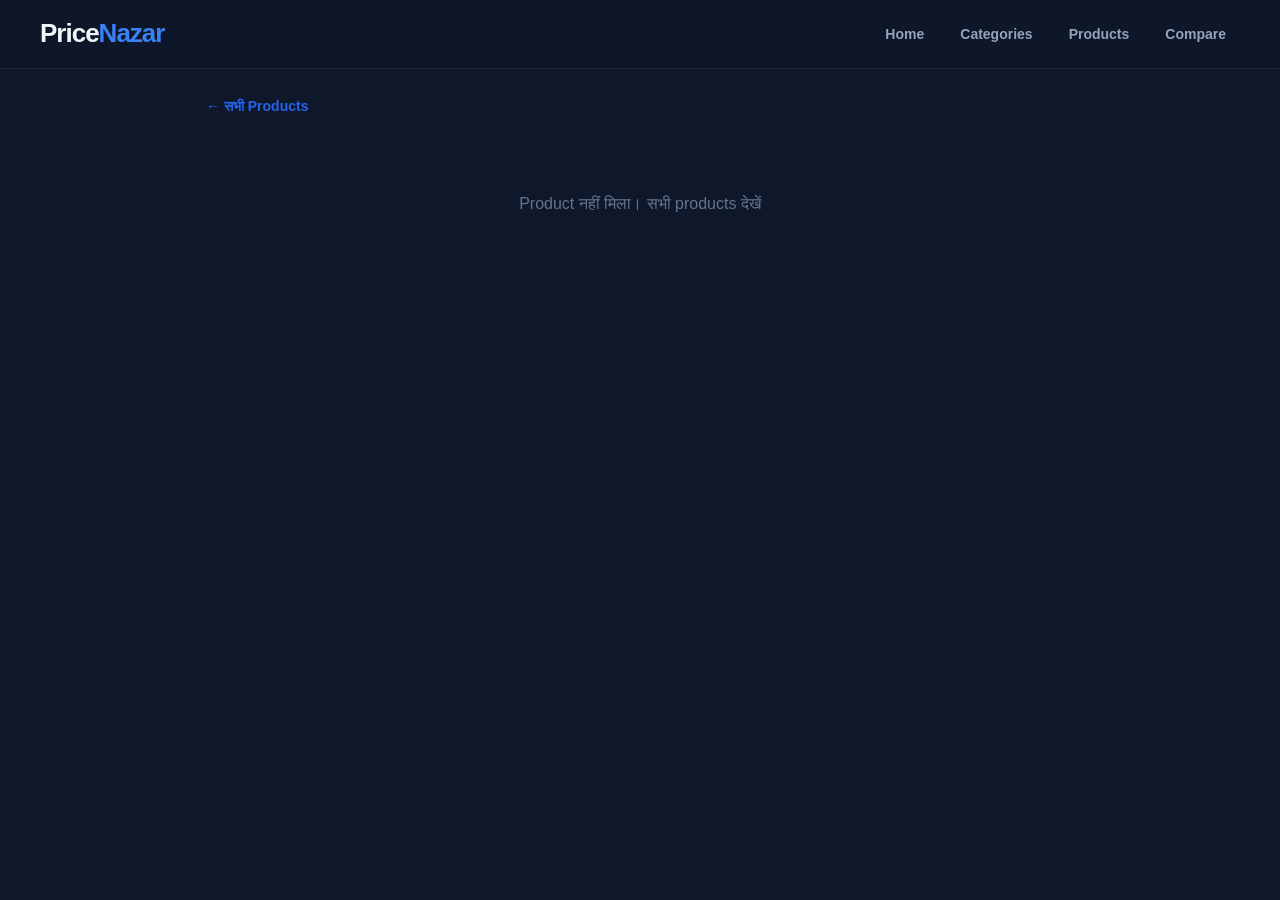
<file: product.html>
<!DOCTYPE html>
<html lang="hi">
<head>
  <meta charset="UTF-8">
  <meta name="viewport" content="width=device-width, initial-scale=1.0, viewport-fit=cover">
  <title>Product Details - PriceNazar</title>
  <meta name="description" content="PriceNazar पर product की full details, specs और price history देखें।">
  <meta name="robots" content="index, follow">
  <meta name="theme-color" content="#3b82f6">
  <link rel="manifest" href="/manifest.json">
  <link rel="stylesheet" href="css/style.css">
  <style>
    .pd-wrap { max-width: 900px; margin: 24px auto 60px; padding: 0 16px; }
    .pd-back { display: inline-block; margin-bottom: 14px; font-weight: 700; font-size: 14px; color: #2563eb; text-decoration: none; }
    .pd-card { background: #ffffff; color: #0f172a; border: 1px solid #e2e8f0; border-radius: 16px; padding: 22px; margin-bottom: 18px; }
    .pd-card h2 { font-size: 18px; margin-bottom: 14px; color: #0f172a; }
    .pd-top { display: flex; gap: 20px; align-items: center; flex-wrap: wrap; }
    .pd-emoji { font-size: 72px; width: 120px; height: 120px; display: flex; align-items: center; justify-content: center; background: #f1f5f9; border-radius: 16px; flex-shrink: 0; }
    .pd-info { flex: 1; min-width: 220px; }
    .pd-cat { display: inline-block; padding: 3px 10px; border-radius: 20px; font-size: 11px; font-weight: 700; background: #dbeafe; color: #2563eb; }
    .pd-name { font-size: 24px; line-height: 1.3; margin: 8px 0; color: #0f172a; }
    .pd-desc { color: #64748b; font-size: 14px; margin-bottom: 10px; }
    .pd-rating { color: #f59e0b; font-size: 18px; font-weight: 700; margin-bottom: 8px; }
    .pd-rating span { color: #64748b; font-size: 13px; margin-left: 6px; }
    .pd-price { font-size: 32px; font-weight: 800; color: #16a34a; }
    .pd-change { margin-top: 6px; font-size: 14px; font-weight: 700; }
    .pd-change.down { color: #16a34a; }
    .pd-change.up { color: #dc2626; }
    .pd-lowest { margin-top: 4px; font-size: 13px; color: #64748b; }
    .pd-actions { display: flex; gap: 12px; flex-wrap: wrap; margin-top: 18px; }
    .pd-actions a { flex: 1; min-width: 140px; text-align: center; text-decoration: none; }
    .pd-note { margin-top: 12px; font-size: 12px; color: #64748b; }
    .pd-specs { width: 100%; border-collapse: collapse; }
    .pd-specs th { text-align: left; width: 38%; padding: 11px 12px; font-size: 13px; color: #64748b; background: #f8fafc; border-bottom: 1px solid #e2e8f0; }
    .pd-specs td { padding: 11px 12px; font-size: 14px; border-bottom: 1px solid #e2e8f0; color: #0f172a; }
    .pd-empty { color: #64748b; font-size: 14px; }
    .pd-chart { width: 100%; height: auto; display: block; }
    .pd-state { text-align: center; padding: 60px 16px; color: #64748b; }
  </style>
</head>
<body>

  <header class="site-header">
    <div class="container header-inner">
      <a href="/" class="logo">Price<span>Nazar</span></a>
      <nav class="main-nav" id="mainNav">
        <a href="/#home">Home</a>
        <a href="/#categories">Categories</a>
        <a href="/#products">Products</a>
        <a href="/#compare">Compare</a>
      </nav>
    </div>
  </header>

  <main class="pd-wrap">
    <a class="pd-back" href="/#products">← सभी Products</a>
    <div id="pdRoot"><div class="pd-state">Loading...</div></div>
  </main>

  <script>
    var SUPABASE_URL = "https://fpkkyppdhkngkktkrbji.supabase.co";
    var SUPABASE_ANON_KEY = "sb_publishable_ib6fxqUCmPPGcJZE0Yqo3A_9Y8pUSXM";
    var AMAZON_TAG = "pricenazar02-21";

    var SPEC_LABELS = [
      ["display", "Display"], ["processor", "Processor"], ["ram", "RAM"], ["storage", "Storage"],
      ["camera", "Camera"], ["battery", "Battery"], ["charging", "Charging"]
    ];

    function esc(v) {
      return String(v == null ? "" : v).replace(/[&<>"']/g, function (c) {
        return { "&": "&amp;", "<": "&lt;", ">": "&gt;", '"': "&quot;", "'": "&#39;" }[c];
      });
    }
    function safeUrl(u) {
      u = String(u || "").trim();
      return /^https?:\/\//i.test(u) ? u : "";
    }
    function money(n) {
      return "₹" + Number(n).toLocaleString("en-IN");
    }
    function shortDate(iso) {
      var d = new Date(iso);
      return d.toLocaleDateString("en-IN", { day: "numeric", month: "short" });
    }
    function headers() {
      var h = { apikey: SUPABASE_ANON_KEY };
      if (SUPABASE_ANON_KEY.indexOf("eyJ") === 0) h.Authorization = "Bearer " + SUPABASE_ANON_KEY;
      return h;
    }
    function get(path) {
      return fetch(SUPABASE_URL + "/rest/v1/" + path, { headers: headers() }).then(function (r) {
        if (!r.ok) throw new Error("HTTP " + r.status);
        return r.json();
      });
    }

    function stars(rating) {
      var full = Math.round(rating);
      var out = "";
      for (var i = 1; i <= 5; i++) out += i <= full ? "★" : "☆";
      return out;
    }

    function chartSvg(points) {
      var W = 600, H = 220, padL = 56, padR = 16, padT = 16, padB = 34;
      var prices = points.map(function (p) { return Number(p.price); });
      var min = Math.min.apply(null, prices), max = Math.max.apply(null, prices);
      if (min === max) { min = min * 0.95; max = max * 1.05; }
      var t0 = new Date(points[0].recorded_at).getTime();
      var t1 = new Date(points[points.length - 1].recorded_at).getTime();
      function x(i, t) {
        if (t1 === t0) return padL + (W - padL - padR) * (points.length === 1 ? 0.5 : i / (points.length - 1));
        return padL + (W - padL - padR) * ((t - t0) / (t1 - t0));
      }
      function y(v) { return padT + (H - padT - padB) * (1 - (v - min) / (max - min)); }

      var coords = points.map(function (p, i) {
        return [x(i, new Date(p.recorded_at).getTime()), y(Number(p.price))];
      });
      var line = coords.map(function (c) { return c[0].toFixed(1) + "," + c[1].toFixed(1); }).join(" ");
      var dots = coords.map(function (c) {
        return '<circle cx="' + c[0].toFixed(1) + '" cy="' + c[1].toFixed(1) + '" r="4" fill="#2563eb"/>';
      }).join("");
      var last = coords[coords.length - 1];

      return '<svg class="pd-chart" viewBox="0 0 ' + W + ' ' + H + '" role="img" aria-label="Price history graph">'
        + '<line x1="' + padL + '" y1="' + y(max) + '" x2="' + (W - padR) + '" y2="' + y(max) + '" stroke="#e2e8f0"/>'
        + '<line x1="' + padL + '" y1="' + y(min) + '" x2="' + (W - padR) + '" y2="' + y(min) + '" stroke="#e2e8f0"/>'
        + '<text x="' + (padL - 8) + '" y="' + (y(max) + 4) + '" font-size="11" fill="#64748b" text-anchor="end">' + money(Math.round(max)) + '</text>'
        + '<text x="' + (padL - 8) + '" y="' + (y(min) + 4) + '" font-size="11" fill="#64748b" text-anchor="end">' + money(Math.round(min)) + '</text>'
        + '<polyline points="' + line + '" fill="none" stroke="#2563eb" stroke-width="2.5" stroke-linejoin="round"/>'
        + dots
        + '<text x="' + padL + '" y="' + (H - 10) + '" font-size="11" fill="#64748b">' + shortDate(points[0].recorded_at) + '</text>'
        + '<text x="' + (W - padR) + '" y="' + (H - 10) + '" font-size="11" fill="#64748b" text-anchor="end">' + shortDate(points[points.length - 1].recorded_at) + '</text>'
        + '</svg>';
    }

    function render(p, history) {
      var amazon = safeUrl(p.amazon_link) || ("https://www.amazon.in/s?k=" + encodeURIComponent(p.name) + "&tag=" + AMAZON_TAG);
      var flipkart = safeUrl(p.flipkart_link) || ("https://www.flipkart.com/search?q=" + encodeURIComponent(p.name));
      var price = p.price == null ? null : Number(p.price);

      document.title = p.name + " - Price, Specs & Price History | PriceNazar";
      var md = document.querySelector('meta[name="description"]');
      if (md) md.setAttribute("content", p.name + " की price history, specs और Amazon व Flipkart पर best price PriceNazar पर देखें।");

      var ratingHtml = p.rating != null
        ? '<div class="pd-rating">' + stars(Number(p.rating)) + '<span>' + Number(p.rating).toFixed(1) + ' / 5</span></div>' : "";

      var changeHtml = "";
      var lowestHtml = "";
      if (history.length >= 2 && price != null) {
        var prev = null;
        for (var i = history.length - 1; i >= 0; i--) {
          if (Number(history[i].price) !== price) { prev = Number(history[i].price); break; }
        }
        if (prev != null) {
          var diff = price - prev;
          var pct = Math.abs(Math.round((diff / prev) * 100));
          changeHtml = '<div class="pd-change ' + (diff < 0 ? "down" : "up") + '">पहले ' + money(prev) + ' → अब ' + money(price)
            + ' (' + (diff < 0 ? "▼ " : "▲ ") + pct + '% ' + (diff < 0 ? "सस्ता" : "महँगा") + ')</div>';
        }
        var lowest = Math.min.apply(null, history.map(function (h) { return Number(h.price); }));
        lowestHtml = '<div class="pd-lowest">अब तक का सबसे कम भाव: ' + money(lowest) + '</div>';
      }

      var specRows = SPEC_LABELS.filter(function (s) { return p.specs && p.specs[s[0]]; }).map(function (s) {
        return '<tr><th>' + s[1] + '</th><td>' + esc(p.specs[s[0]]) + '</td></tr>';
      }).join("");
      var specsHtml = specRows
        ? '<table class="pd-specs"><tbody>' + specRows + '</tbody></table>'
        : '<p class="pd-empty">इस product की specs जल्द जोड़ी जाएँगी। पूरी जानकारी के लिए नीचे Amazon या Flipkart देखें।</p>';

      var chartHtml;
      if (history.length >= 2) {
        chartHtml = chartSvg(history);
      } else {
        chartHtml = '<p class="pd-empty">' + (history.length === 1
          ? 'इस product की कीमत अभी से ट्रैक होना शुरू हुई है। कीमत बदलते ही यहाँ graph दिखेगा।'
          : 'अभी इस product की कीमत सेट नहीं है, इसलिए history उपलब्ध नहीं है।') + '</p>';
      }

      document.getElementById("pdRoot").innerHTML =
        '<div class="pd-card"><div class="pd-top">'
        + '<div class="pd-emoji">' + esc(p.image || "📦") + '</div>'
        + '<div class="pd-info">'
        + '<span class="pd-cat">' + esc(p.category) + '</span>'
        + '<h1 class="pd-name">' + esc(p.name) + '</h1>'
        + '<p class="pd-desc">' + esc(p.description) + '</p>'
        + ratingHtml
        + '<div class="pd-price">' + (price == null ? "Check store" : money(price)) + '</div>'
        + changeHtml + lowestHtml
        + '</div></div>'
        + '<div class="pd-actions">'
        + '<a class="primary-btn store-link" href="' + esc(amazon) + '" target="_blank" rel="noopener noreferrer">Amazon पर देखें</a>'
        + '<a class="secondary-btn store-link" href="' + esc(flipkart) + '" target="_blank" rel="noopener noreferrer">Flipkart पर देखें</a>'
        + '</div>'
        + '<p class="pd-note">Price may vary by store. As an Amazon Associate we earn from qualifying purchases.</p>'
        + '</div>'
        + '<div class="pd-card"><h2>Specifications</h2>' + specsHtml + '</div>'
        + '<div class="pd-card"><h2>📈 Price History</h2>' + chartHtml + '</div>';
    }

    (function init() {
      var id = parseInt(new URLSearchParams(location.search).get("id"), 10);
      var root = document.getElementById("pdRoot");
      if (!id) {
        root.innerHTML = '<div class="pd-state">Product नहीं मिला। <a href="/#products">सभी products देखें</a></div>';
        return;
      }
      var cols = "id,name,category,description,price,image,amazon_link,flipkart_link,specs,rating";
      Promise.all([
        get("products?id=eq." + id + "&select=" + cols),
        get("product_price_history?product_id=eq." + id + "&select=price,recorded_at&order=recorded_at.asc&limit=200")
          .catch(function () { return []; })
      ]).then(function (res) {
        if (!res[0].length) {
          root.innerHTML = '<div class="pd-state">Product नहीं मिला। <a href="/#products">सभी products देखें</a></div>';
          return;
        }
        render(res[0][0], res[1]);
      }).catch(function (err) {
        root.innerHTML = '<div class="pd-state">Product लोड नहीं हो पाया (' + esc(err.message) + '). थोड़ी देर बाद फिर कोशिश करें।</div>';
      });
    })();
  </script>

  <script type="text/javascript">
    var cId = '325209';
    (function(d, t) {
      var s = document.createElement('script');
      s.type = 'text/javascript';
      s.async = true;
      s.src = (document.location.protocol == 'https:' ? 'https://cdn0.cuelinks.com/js/' : 'http://cdn0.cuelinks.com/js/') + 'cuelinksv2.js';
      document.getElementsByTagName('body')[0].appendChild(s);
    }());
  </script>
</body>
</html>
</file>
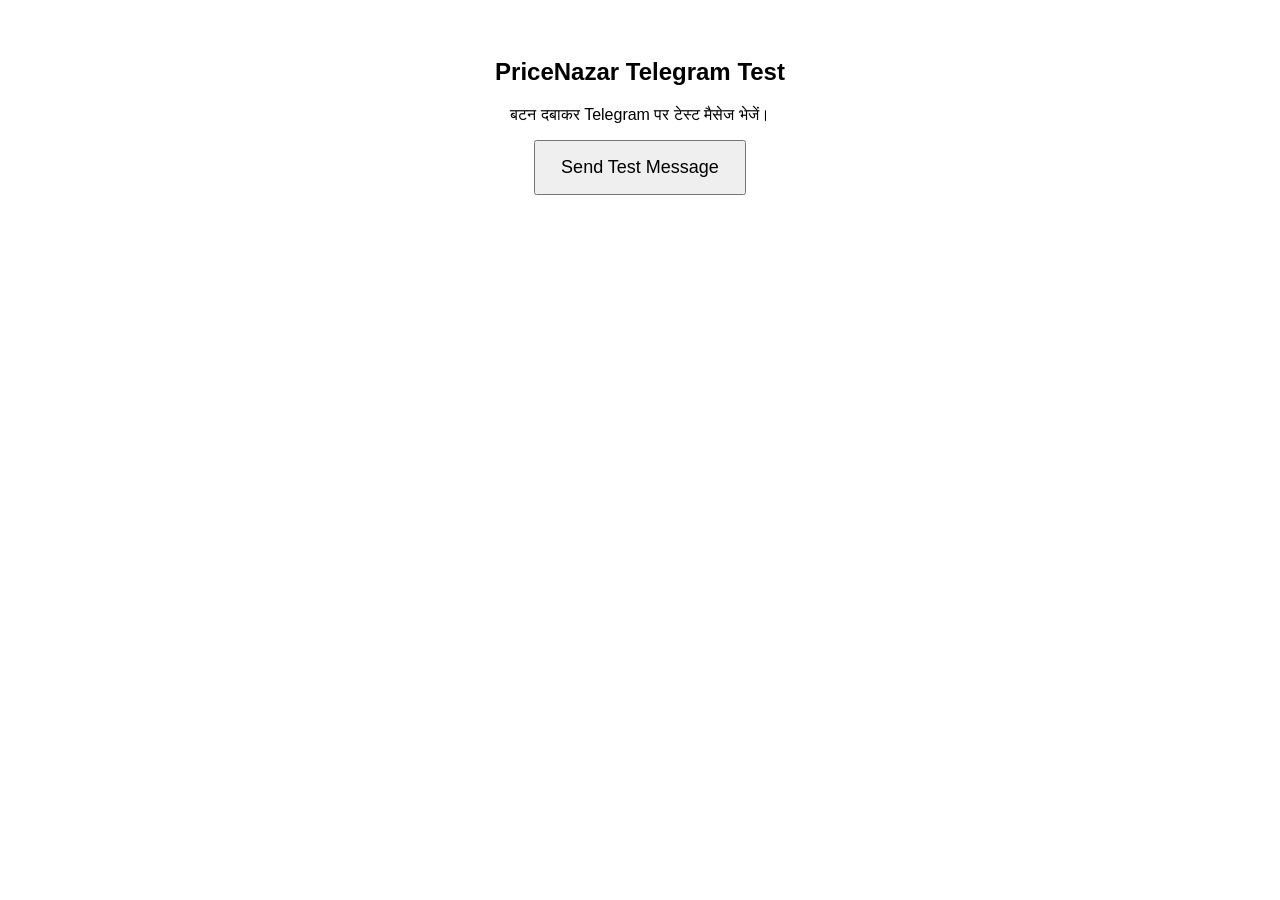
<file: test-telegram.html>
<!DOCTYPE html>
<html lang="hi">
<head>
  <meta charset="UTF-8">
  <meta name="viewport" content="width=device-width, initial-scale=1.0">
  <title>Telegram Bot Test</title>
</head>
<body style="font-family:Arial;text-align:center;padding:30px">

  <h2>PriceNazar Telegram Test</h2>
  <p>बटन दबाकर Telegram पर टेस्ट मैसेज भेजें।</p>

  <button id="sendBtn" style="padding:15px 25px;font-size:18px">
    Send Test Message
  </button>

  <p id="status"></p>

  <script>
    const button = document.getElementById("sendBtn");
    const status = document.getElementById("status");

    button.addEventListener("click", async () => {
      button.disabled = true;
      status.textContent = "मैसेज भेजा जा रहा है...";

      try {
        const response = await fetch("/api/telegram", {
          method: "POST"
        });

        const data = await response.json();

        status.textContent = response.ok
          ? "✅ Telegram पर मैसेज भेज दिया गया!"
          : "❌ Error: " + (data.description || data.error || "कुछ गड़बड़ हुई");

      } catch (error) {
        status.textContent = "❌ कनेक्शन में समस्या हुई।";
      } finally {
        button.disabled = false;
      }
    });
  </script>

</body>
</html>
</file>
<file: css/style.css>
/* =========================================
   PriceNazar - Improved Design v2.0
   ========================================= */

:root {
  --primary: #3b82f6;
  --primary-dark: #2563eb;
  --primary-light: #dbeafe;
  --accent: #06b6d4;
  --success: #10b981;
  --warning: #f59e0b;
  --danger: #ef4444;
  --amazon: #FF9900;
  --flipkart: #2874F0;

  /* Dark theme */
  --bg: #0f172a;
  --bg-2: #1e293b;
  --bg-3: #334155;
  --surface: #1e293b;
  --surface-2: #273549;
  --border: rgba(255,255,255,0.08);
  --border-hover: rgba(59,130,246,0.5);

  --text: #f1f5f9;
  --text-2: #cbd5e1;
  --text-3: #94a3b8;
  --muted: #64748b;

  --shadow-sm: 0 2px 8px rgba(0,0,0,0.3);
  --shadow: 0 8px 24px rgba(0,0,0,0.4);
  --shadow-lg: 0 16px 48px rgba(0,0,0,0.5);
  --shadow-blue: 0 8px 24px rgba(59,130,246,0.2);

  --radius: 14px;
  --radius-sm: 8px;
  --radius-lg: 20px;
}

/* =========================================
   Reset & Base
   ========================================= */

*, *::before, *::after {
  margin: 0;
  padding: 0;
  box-sizing: border-box;
}

html {
  scroll-behavior: smooth;
  scroll-padding-top: 80px;
}

body {
  font-family: -apple-system, BlinkMacSystemFont, 'Segoe UI', Arial, sans-serif;
  background: var(--bg);
  color: var(--text);
  line-height: 1.6;
  -webkit-font-smoothing: antialiased;
}

button, input, select, textarea { font: inherit; }
button, a { -webkit-tap-highlight-color: transparent; }
a { color: inherit; text-decoration: none; }
button { cursor: pointer; }
img { max-width: 100%; }

.container {
  width: min(1200px, calc(100% - 40px));
  margin: 0 auto;
}

/* =========================================
   Header
   ========================================= */

.site-header {
  position: sticky;
  top: 0;
  z-index: 100;
  background: rgba(15, 23, 42, 0.92);
  border-bottom: 1px solid var(--border);
  backdrop-filter: blur(20px);
  -webkit-backdrop-filter: blur(20px);
}

.header-inner {
  min-height: 68px;
  display: flex;
  align-items: center;
  justify-content: space-between;
  gap: 20px;
}

.logo {
  font-size: 26px;
  font-weight: 800;
  letter-spacing: -1px;
  color: var(--text);
}

.logo span { color: var(--primary); }

.main-nav {
  display: flex;
  align-items: center;
  gap: 8px;
}

.main-nav a {
  color: var(--text-3);
  font-size: 14px;
  font-weight: 600;
  padding: 7px 14px;
  border-radius: var(--radius-sm);
  transition: all 0.2s;
}

.main-nav a:hover {
  color: var(--text);
  background: var(--surface);
}

.mobile-menu-btn {
  display: none;
  border: 1px solid var(--border);
  background: var(--surface);
  border-radius: var(--radius-sm);
  padding: 8px 13px;
  font-size: 20px;
  color: var(--text);
}

/* =========================================
   Hero Section
   ========================================= */

.hero {
  padding: 90px 0 80px;
  position: relative;
  overflow: hidden;
  background: var(--bg);
}

.hero::before {
  content: "";
  position: absolute;
  top: -200px;
  left: 50%;
  transform: translateX(-50%);
  width: 800px;
  height: 600px;
  background: radial-gradient(ellipse, rgba(59,130,246,0.15) 0%, transparent 70%);
  pointer-events: none;
}

.hero::after {
  content: "";
  position: absolute;
  bottom: 0;
  left: 0;
  right: 0;
  height: 1px;
  background: linear-gradient(90deg, transparent, var(--primary), transparent);
}

.hero-content {
  text-align: center;
  max-width: 860px;
  position: relative;
  z-index: 1;
}

.hero-badge {
  display: inline-flex;
  align-items: center;
  gap: 8px;
  padding: 8px 18px;
  border-radius: 30px;
  background: rgba(59,130,246,0.15);
  border: 1px solid rgba(59,130,246,0.3);
  color: var(--primary);
  font-size: 12px;
  font-weight: 700;
  letter-spacing: 1.5px;
  margin-bottom: 28px;
}

.hero h1 {
  font-size: clamp(36px, 5.5vw, 64px);
  line-height: 1.1;
  letter-spacing: -2px;
  margin-bottom: 20px;
  color: var(--text);
  font-weight: 800;
}

.hero h1 span {
  background: linear-gradient(135deg, #3b82f6, #06b6d4);
  -webkit-background-clip: text;
  -webkit-text-fill-color: transparent;
  background-clip: text;
}

.hero-description {
  max-width: 600px;
  margin: 0 auto 36px;
  color: var(--text-3);
  font-size: 18px;
  line-height: 1.7;
}

.search-wrapper {
  max-width: 680px;
  margin: 0 auto 20px;
}

.search-box {
  display: flex;
  align-items: center;
  gap: 10px;
  padding: 8px;
  border: 1px solid rgba(59,130,246,0.3);
  border-radius: var(--radius-lg);
  background: var(--surface);
  box-shadow: var(--shadow-blue), inset 0 1px 0 rgba(255,255,255,0.05);
  transition: border-color 0.2s, box-shadow 0.2s;
}

.search-box:focus-within {
  border-color: var(--primary);
  box-shadow: 0 0 0 4px rgba(59,130,246,0.15), var(--shadow-blue);
}

.search-icon {
  padding-left: 12px;
  font-size: 20px;
  flex-shrink: 0;
}

.search-box input {
  flex: 1;
  min-width: 0;
  padding: 13px 8px;
  border: none;
  outline: none;
  background: transparent;
  color: var(--text);
  font-size: 15px;
}

.search-box input::placeholder { color: var(--muted); }

.search-hint {
  color: var(--text-3);
  font-size: 13px;
}

/* =========================================
   Buttons
   ========================================= */

.primary-btn {
  border: none;
  border-radius: var(--radius-sm);
  background: linear-gradient(135deg, var(--primary), var(--primary-dark));
  color: white;
  padding: 13px 24px;
  font-size: 14px;
  font-weight: 700;
  transition: all 0.2s;
  white-space: nowrap;
  box-shadow: 0 4px 12px rgba(59,130,246,0.3);
}

.primary-btn:hover {
  background: linear-gradient(135deg, #60a5fa, var(--primary));
  transform: translateY(-1px);
  box-shadow: 0 6px 20px rgba(59,130,246,0.4);
}

.primary-btn:active { transform: translateY(0); }

.secondary-btn {
  background: var(--bg-3);
  color: var(--text-2);
  border: 1px solid var(--border);
  font-weight: 700;
  border-radius: var(--radius-sm);
  padding: 13px 24px;
  font-size: 14px;
  transition: all 0.2s;
}

.secondary-btn:hover {
  background: var(--bg-2);
  color: var(--text);
  border-color: var(--border-hover);
}

/* =========================================
   Section Labels
   ========================================= */

.section-label {
  display: inline-block;
  color: var(--primary);
  font-size: 11px;
  font-weight: 800;
  letter-spacing: 2px;
  text-transform: uppercase;
  margin-bottom: 8px;
}

.section-heading {
  margin-bottom: 36px;
}

.section-heading h2 {
  font-size: clamp(26px, 3vw, 38px);
  font-weight: 800;
  letter-spacing: -1px;
  line-height: 1.2;
  color: var(--text);
}

.section-heading h2 span {
  background: linear-gradient(135deg, #3b82f6, #06b6d4);
  -webkit-background-clip: text;
  -webkit-text-fill-color: transparent;
  background-clip: text;
}

.section-heading p {
  margin-top: 10px;
  color: var(--text-3);
  font-size: 15px;
}

/* =========================================
   Sections
   ========================================= */

.features-section {
  padding: 80px 0;
  background: var(--bg-2);
  border-top: 1px solid var(--border);
  border-bottom: 1px solid var(--border);
}

.tracker-section {
  padding: 80px 0;
  background: var(--bg);
}

/* =========================================
   Category Cards
   ========================================= */

.features-grid {
  display: grid;
  grid-template-columns: repeat(3, 1fr);
  gap: 16px;
}

.feature-card {
  display: flex;
  flex-direction: column;
  align-items: flex-start;
  padding: 24px;
  border: 1px solid var(--border);
  border-radius: var(--radius);
  background: var(--surface);
  transition: all 0.25s;
  text-align: left;
  cursor: pointer;
}

.feature-card:hover {
  transform: translateY(-4px);
  border-color: var(--border-hover);
  box-shadow: var(--shadow-blue);
  background: var(--surface-2);
}

.feature-icon {
  width: 52px;
  height: 52px;
  display: grid;
  place-items: center;
  margin-bottom: 16px;
  border-radius: 12px;
  font-size: 24px;
  flex-shrink: 0;
}

.feature-icon.blue   { background: rgba(59,130,246,0.15); }
.feature-icon.purple { background: rgba(139,92,246,0.15); }
.feature-icon.orange { background: rgba(249,115,22,0.15); }
.feature-icon.green  { background: rgba(16,185,129,0.15); }
.feature-icon.pink   { background: rgba(236,72,153,0.15); }
.feature-icon.cyan   { background: rgba(6,182,212,0.15); }

.feature-card h3 {
  font-size: 16px;
  font-weight: 700;
  color: var(--text);
  margin-bottom: 6px;
}

.feature-card p {
  color: var(--text-3);
  font-size: 13px;
  line-height: 1.5;
}

/* =========================================
   Product Filters
   ========================================= */

.product-filters {
  display: flex;
  gap: 12px;
  margin-bottom: 20px;
  flex-wrap: wrap;
}

.product-filters select {
  flex: 1;
  min-width: 160px;
  padding: 12px 16px;
  border: 1px solid var(--border);
  border-radius: var(--radius-sm);
  background: var(--surface);
  color: var(--text);
  outline: none;
  font-size: 14px;
  transition: border-color 0.2s;
  appearance: none;
  background-image: url("data:image/svg+xml,%3Csvg xmlns='http://www.w3.org/2000/svg' width='12' height='12' viewBox='0 0 12 12'%3E%3Cpath fill='%2394a3b8' d='M6 8L1 3h10z'/%3E%3C/svg%3E");
  background-repeat: no-repeat;
  background-position: right 14px center;
  padding-right: 36px;
}

.product-filters select:focus {
  border-color: var(--primary);
  box-shadow: 0 0 0 3px rgba(59,130,246,0.15);
}

.status-message {
  margin-bottom: 20px;
  color: var(--text-3);
  font-size: 14px;
  font-weight: 500;
}

/* =========================================
   Product Grid
   ========================================= */

.product-grid {
  display: grid;
  grid-template-columns: repeat(4, 1fr);
  gap: 16px;
}

/* =========================================
   Product Cards
   ========================================= */

.product-card {
  display: flex;
  flex-direction: column;
  background: var(--surface);
  border: 1px solid var(--border);
  border-radius: var(--radius);
  overflow: hidden;
  transition: all 0.25s;
  position: relative;
}

.product-card:hover {
  transform: translateY(-4px);
  border-color: var(--border-hover);
  box-shadow: var(--shadow-blue);
}

.product-image {
  min-height: 160px;
  display: grid;
  place-items: center;
  background: linear-gradient(135deg, var(--bg-2), var(--bg-3));
  position: relative;
  overflow: hidden;
}

.product-image::after {
  content: "";
  position: absolute;
  inset: 0;
  background: radial-gradient(circle at center, rgba(59,130,246,0.08), transparent 70%);
}

.product-image span {
  font-size: 60px;
  position: relative;
  z-index: 1;
  filter: drop-shadow(0 4px 12px rgba(0,0,0,0.3));
}

.product-info {
  display: flex;
  flex-direction: column;
  flex: 1;
  padding: 16px;
}

.product-category {
  display: inline-block;
  color: var(--primary);
  font-size: 11px;
  font-weight: 700;
  letter-spacing: 0.5px;
  text-transform: uppercase;
  margin-bottom: 8px;
}

.product-name {
  font-size: 15px;
  font-weight: 700;
  line-height: 1.4;
  color: var(--text);
  margin-bottom: 6px;
}

.product-description {
  color: var(--text-3);
  font-size: 12px;
  line-height: 1.5;
  flex: 1;
  margin-bottom: 12px;
}

.product-price {
  font-size: 20px;
  font-weight: 800;
  color: var(--text);
  margin-bottom: 4px;
}

.price-note {
  font-size: 11px;
  color: var(--muted);
  margin-bottom: 14px;
  line-height: 1.4;
}

/* =========================================
   Store Buttons
   ========================================= */

.product-actions {
  display: flex;
  gap: 8px;
  margin-bottom: 10px;
}

.product-actions a {
  flex: 1;
  text-align: center;
  padding: 9px 6px;
  font-size: 12px;
  font-weight: 700;
  border-radius: var(--radius-sm);
  transition: all 0.2s;
}

.product-actions a.primary-btn {
  background: #FF9900;
  color: #000;
  box-shadow: none;
  padding: 9px 6px;
  font-size: 12px;
}

.product-actions a.primary-btn:hover {
  background: #ffad33;
  transform: none;
  box-shadow: 0 4px 12px rgba(255,153,0,0.3);
}

.product-actions a.secondary-btn {
  background: #2874F0;
  color: white;
  border: none;
  padding: 9px 6px;
  font-size: 12px;
}

.product-actions a.secondary-btn:hover {
  background: #1a5fc7;
  border-color: transparent;
  color: white;
}

/* =========================================
   Compare Button
   ========================================= */

.compare-btn {
  width: 100%;
  padding: 10px;
  border: 1px solid var(--border-hover);
  border-radius: var(--radius-sm);
  color: var(--primary);
  background: rgba(59,130,246,0.06);
  font-weight: 700;
  font-size: 13px;
  transition: all 0.2s;
}

.compare-btn:hover {
  background: rgba(59,130,246,0.15);
  border-color: var(--primary);
}

.compare-btn.selected {
  background: linear-gradient(135deg, var(--primary), var(--primary-dark));
  color: white;
  border-color: transparent;
  box-shadow: 0 4px 12px rgba(59,130,246,0.3);
}

/* =========================================
   Empty State
   ========================================= */

.tracker-empty {
  grid-column: 1 / -1;
  padding: 60px 24px;
  text-align: center;
  border: 1px dashed var(--border);
  border-radius: var(--radius);
  background: var(--surface);
}

.empty-icon {
  font-size: 48px;
  margin-bottom: 16px;
  filter: grayscale(0.3);
}

.tracker-empty h3 {
  font-size: 18px;
  font-weight: 700;
  color: var(--text);
  margin-bottom: 8px;
}

.tracker-empty p {
  color: var(--text-3);
  font-size: 14px;
  margin-bottom: 24px;
}

/* =========================================
   Compare Section
   ========================================= */

.compare-card {
  padding: 28px;
  background: var(--surface);
  border: 1px solid var(--border);
  border-radius: var(--radius);
  box-shadow: var(--shadow);
}

.compare-empty {
  padding: 48px 20px;
  text-align: center;
  color: var(--text-3);
  font-size: 15px;
  border: 2px dashed var(--border);
  border-radius: var(--radius-sm);
  background: var(--bg-2);
  display: flex;
  flex-direction: column;
  align-items: center;
  gap: 12px;
}

.compare-empty::before {
  content: "⚖️";
  font-size: 40px;
}

.comparison-table-wrap {
  width: 100%;
  overflow-x: auto;
  margin-bottom: 20px;
  border: 1px solid var(--border);
  border-radius: var(--radius-sm);
  background: var(--surface);
}

.comparison-table {
  width: 100%;
  min-width: 560px;
  border-collapse: collapse;
}

.comparison-table th,
.comparison-table td {
  padding: 14px 16px;
  text-align: left;
  vertical-align: top;
  border-bottom: 1px solid var(--border);
  font-size: 14px;
  color: var(--text-2);
}

.comparison-table thead th {
  background: var(--bg-2);
  font-weight: 700;
  color: var(--text);
  font-size: 13px;
}

.comparison-table tbody th {
  background: var(--bg-3);
  width: 130px;
  font-weight: 700;
  color: var(--text-2);
  font-size: 13px;
}

.comparison-table tr:last-child td,
.comparison-table tr:last-child th {
  border-bottom: none;
}

.compare-remove-btn {
  margin-top: 8px;
  padding: 6px 14px;
  border: 1px solid rgba(239,68,68,0.4);
  border-radius: 6px;
  background: rgba(239,68,68,0.1);
  color: #f87171;
  font-size: 12px;
  font-weight: 700;
  cursor: pointer;
  transition: all 0.2s;
}

.compare-remove-btn:hover {
  background: rgba(239,68,68,0.2);
  border-color: #ef4444;
}

#clearCompareBtn {
  margin-top: 16px;
  background: rgba(239,68,68,0.1);
  color: #f87171;
  border: 1px solid rgba(239,68,68,0.3);
  box-shadow: none;
}

#clearCompareBtn:hover {
  background: rgba(239,68,68,0.2);
  border-color: #ef4444;
  transform: none;
}

/* =========================================
   Footer
   ========================================= */

.site-footer {
  padding: 56px 0 0;
  background: var(--bg-2);
  border-top: 1px solid var(--border);
}

.footer-content {
  display: flex;
  align-items: flex-start;
  justify-content: space-between;
  gap: 40px;
  padding-bottom: 40px;
}

.footer-brand .logo { color: var(--text); }

.footer-brand p {
  margin-top: 12px;
  color: var(--text-3);
  font-size: 14px;
  max-width: 280px;
  line-height: 1.6;
}

.footer-links {
  display: flex;
  flex-wrap: wrap;
  gap: 8px;
}

.footer-links a {
  color: var(--text-3);
  font-size: 14px;
  padding: 6px 14px;
  border-radius: 6px;
  transition: all 0.2s;
}

.footer-links a:hover {
  color: var(--text);
  background: var(--bg-3);
}

.footer-bottom {
  padding: 20px;
  text-align: center;
  border-top: 1px solid var(--border);
  color: var(--muted);
  font-size: 13px;
}

/* =========================================
   Responsive — Tablet
   ========================================= */

@media (max-width: 1024px) {
  .product-grid {
    grid-template-columns: repeat(3, 1fr);
  }
  .features-grid {
    grid-template-columns: repeat(2, 1fr);
  }
}

/* =========================================
   Responsive — Mobile
   ========================================= */

@media (max-width: 700px) {
  .container { width: min(100% - 28px, 1200px); }

  .header-inner { min-height: 60px; }
  .logo { font-size: 22px; }

  .mobile-menu-btn { display: block; }

  .main-nav {
    display: none;
    position: absolute;
    top: 60px;
    left: 0;
    right: 0;
    padding: 16px 20px;
    flex-direction: column;
    align-items: flex-start;
    gap: 4px;
    background: var(--bg-2);
    border-bottom: 1px solid var(--border);
    box-shadow: var(--shadow);
  }

  .main-nav.mobile-open { display: flex; }

  .main-nav a {
    width: 100%;
    padding: 10px 14px;
  }

  .hero { padding: 60px 0 50px; }

  .hero h1 {
    font-size: 34px;
    letter-spacing: -1.5px;
  }

  .hero-description { font-size: 15px; }

  .search-box input { font-size: 14px; }

  .search-box .primary-btn {
    padding: 11px 16px;
    font-size: 13px;
  }

  .features-section, .tracker-section { padding: 56px 0; }

  .features-grid {
    grid-template-columns: repeat(2, 1fr);
    gap: 10px;
  }

  .feature-card { padding: 18px; }
  .feature-card h3 { font-size: 14px; }
  .feature-card p { font-size: 12px; }
  .feature-icon { width: 44px; height: 44px; font-size: 20px; }

  .product-grid {
    grid-template-columns: repeat(2, 1fr);
    gap: 10px;
  }

  .product-info { padding: 12px; }
  .product-name { font-size: 13px; }
  .product-description { font-size: 11px; }
  .product-price { font-size: 17px; }

  .product-image { min-height: 130px; }
  .product-image span { font-size: 50px; }

  .product-actions a {
    padding: 8px 4px;
    font-size: 11px;
  }

  .compare-btn { font-size: 12px; padding: 9px; }

  .product-filters { flex-direction: column; }
  .product-filters select { min-width: 100%; }

  .compare-card { padding: 16px; }

  .footer-content { flex-direction: column; gap: 24px; }
  .footer-links { gap: 4px; }
}

@media (max-width: 400px) {
  .product-grid { grid-template-columns: 1fr; }
  .features-grid { grid-template-columns: 1fr; }
  .hero h1 { font-size: 28px; }
}

/* =========================================
   Bottom Navigation (App Feel)
   ========================================= */

.bottom-nav {
  display: none;
  position: fixed;
  bottom: 0;
  left: 0;
  right: 0;
  z-index: 200;
  background: rgba(15, 23, 42, 0.96);
  border-top: 1px solid rgba(255,255,255,0.08);
  backdrop-filter: blur(20px);
  -webkit-backdrop-filter: blur(20px);
  padding: 8px 0 max(8px, env(safe-area-inset-bottom));
}

.bottom-nav-item {
  flex: 1;
  display: flex;
  flex-direction: column;
  align-items: center;
  justify-content: center;
  gap: 4px;
  padding: 6px 4px;
  color: #64748b;
  text-decoration: none;
  transition: all 0.2s;
  border-radius: 10px;
  margin: 0 4px;
}

.bottom-nav-item.active {
  color: #3b82f6;
}

.bottom-nav-item.active .bottom-nav-icon {
  transform: scale(1.15);
}

.bottom-nav-icon {
  font-size: 22px;
  line-height: 1;
  transition: transform 0.2s;
}

.bottom-nav-label {
  font-size: 10px;
  font-weight: 600;
  letter-spacing: 0.3px;
}

/* =========================================
   PWA Install Banner
   ========================================= */

.install-banner {
  position: fixed;
  bottom: 70px;
  left: 12px;
  right: 12px;
  z-index: 300;
  background: #1e293b;
  border: 1px solid rgba(59,130,246,0.3);
  border-radius: 16px;
  padding: 14px 16px;
  display: flex;
  align-items: center;
  justify-content: space-between;
  gap: 12px;
  box-shadow: 0 8px 32px rgba(0,0,0,0.5);
  transform: translateY(120px);
  opacity: 0;
  transition: all 0.4s cubic-bezier(0.34, 1.56, 0.64, 1);
  pointer-events: none;
}

.install-banner.show {
  transform: translateY(0);
  opacity: 1;
  pointer-events: all;
}

.install-banner-content {
  display: flex;
  align-items: center;
  gap: 12px;
}

.install-icon { font-size: 28px; }

.install-banner-content strong {
  display: block;
  font-size: 14px;
  color: #f1f5f9;
  margin-bottom: 2px;
}

.install-banner-content p {
  font-size: 12px;
  color: #94a3b8;
}

.install-banner-actions {
  display: flex;
  align-items: center;
  gap: 8px;
  flex-shrink: 0;
}

.install-btn {
  background: #3b82f6;
  color: white;
  border: none;
  border-radius: 8px;
  padding: 8px 16px;
  font-size: 13px;
  font-weight: 700;
  cursor: pointer;
}

.install-close {
  background: none;
  border: none;
  color: #64748b;
  font-size: 16px;
  cursor: pointer;
  padding: 4px;
}

/* =========================================
   Mobile — Show Bottom Nav
   ========================================= */

@media (max-width: 768px) {
  .bottom-nav {
    display: flex;
  }

  /* Bottom nav की height के लिए footer padding */
  .site-footer {
    padding-bottom: 80px;
  }

  main {
    padding-bottom: 64px;
  }
}

/* =========================================
   Share Button
   ========================================= */

.share-btn {
  width: 100%;
  margin-top: 8px;
  padding: 9px;
  border: 1px solid rgba(6,182,212,0.3);
  border-radius: var(--radius-sm);
  color: #06b6d4;
  background: rgba(6,182,212,0.06);
  font-weight: 700;
  font-size: 13px;
  cursor: pointer;
  transition: all 0.2s;
}

.share-btn:hover {
  background: rgba(6,182,212,0.15);
  border-color: #06b6d4;
}

/* =========================================
   Share Modal
   ========================================= */

.share-modal-overlay {
  position: fixed;
  inset: 0;
  background: rgba(0,0,0,0.7);
  z-index: 500;
  display: flex;
  align-items: flex-end;
  justify-content: center;
  padding: 20px;
  opacity: 0;
  pointer-events: none;
  transition: opacity 0.3s;
}

.share-modal-overlay.show {
  opacity: 1;
  pointer-events: all;
}

.share-modal {
  background: #1e293b;
  border: 1px solid rgba(255,255,255,0.1);
  border-radius: 20px 20px 16px 16px;
  padding: 24px;
  width: min(480px, 100%);
  transform: translateY(60px);
  transition: transform 0.3s cubic-bezier(0.34,1.56,0.64,1);
}

.share-modal-overlay.show .share-modal {
  transform: translateY(0);
}

.share-modal-header {
  display: flex;
  align-items: center;
  justify-content: space-between;
  margin-bottom: 12px;
}

.share-modal-header h3 {
  font-size: 17px;
  color: #f1f5f9;
}

.share-modal-close {
  background: rgba(255,255,255,0.1);
  border: none;
  color: #94a3b8;
  width: 32px;
  height: 32px;
  border-radius: 50%;
  font-size: 14px;
  cursor: pointer;
  display: flex;
  align-items: center;
  justify-content: center;
}

.share-product-name {
  font-size: 14px;
  color: #94a3b8;
  margin-bottom: 20px;
  padding: 10px 14px;
  background: rgba(255,255,255,0.05);
  border-radius: 8px;
}

.share-options {
  display: grid;
  grid-template-columns: repeat(3, 1fr);
  gap: 12px;
  margin-bottom: 16px;
}

.share-option {
  display: flex;
  flex-direction: column;
  align-items: center;
  gap: 8px;
  padding: 16px 8px;
  border: 1px solid rgba(255,255,255,0.1);
  border-radius: 12px;
  background: rgba(255,255,255,0.05);
  color: #f1f5f9;
  font-size: 13px;
  font-weight: 600;
  cursor: pointer;
  transition: all 0.2s;
}

.share-option span:first-child { font-size: 28px; }

.share-option:hover { transform: translateY(-2px); }

.share-option.whatsapp:hover {
  background: rgba(37,211,102,0.15);
  border-color: #25d366;
  color: #25d366;
}

.share-option.twitter:hover {
  background: rgba(29,155,240,0.15);
  border-color: #1d9bf0;
  color: #1d9bf0;
}

.share-option.copylink:hover {
  background: rgba(59,130,246,0.15);
  border-color: #3b82f6;
  color: #3b82f6;
}

.share-copied {
  text-align: center;
  color: #10b981;
  font-size: 14px;
  font-weight: 600;
  display: none;
}
</file>
